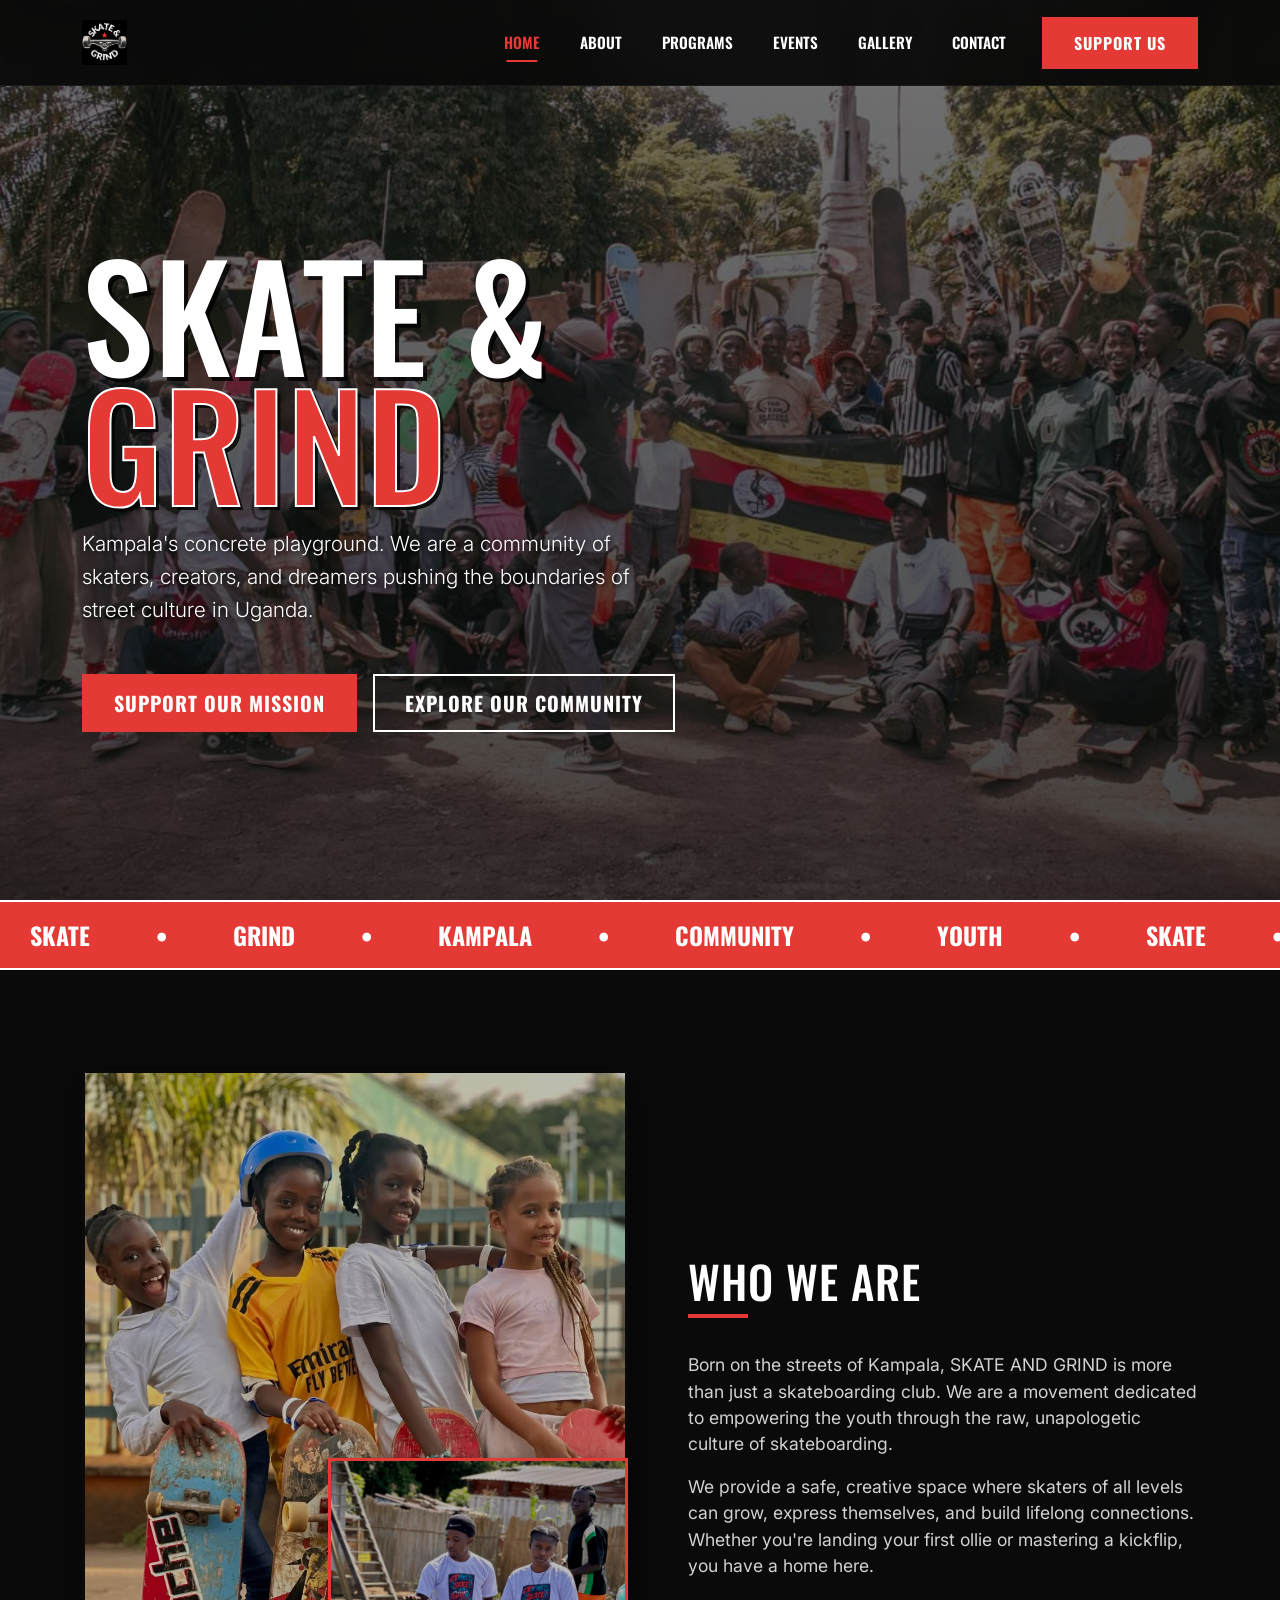
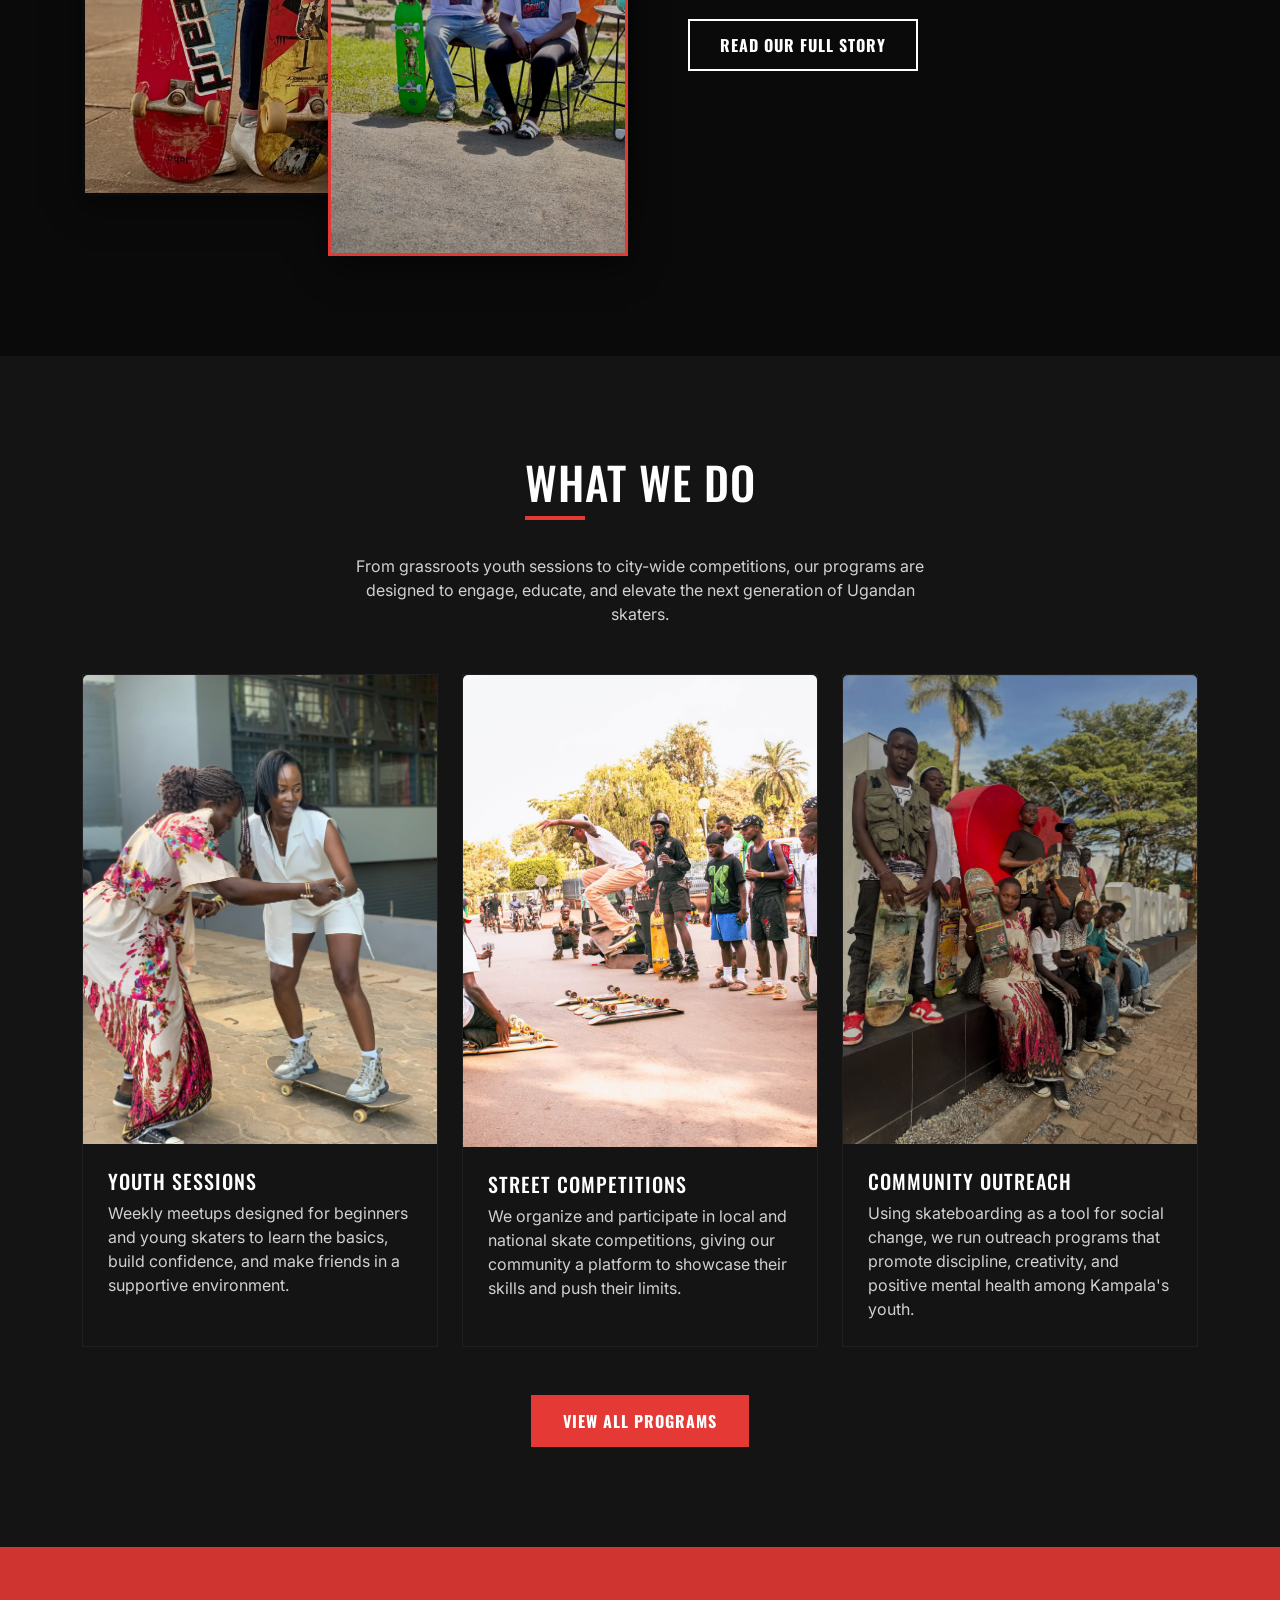
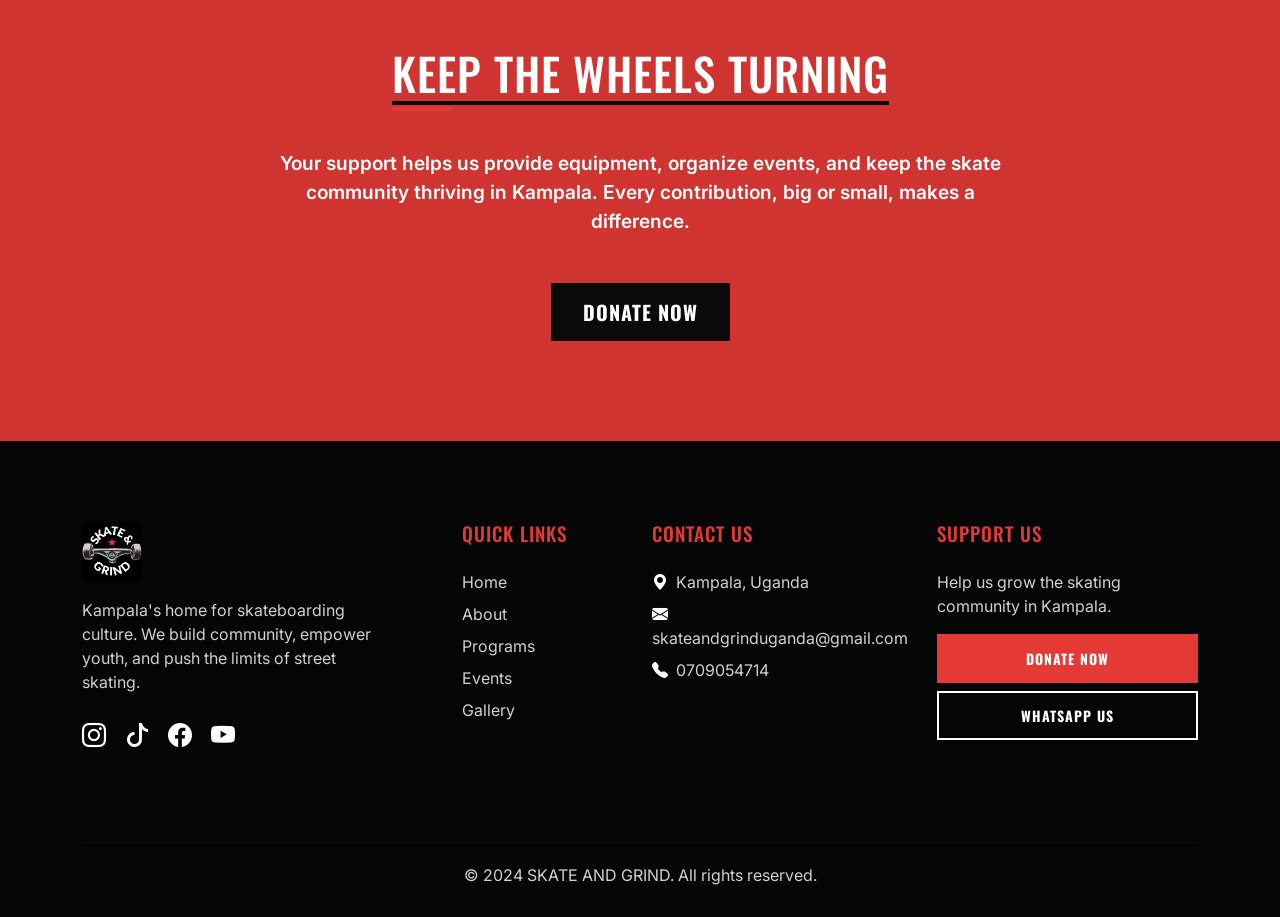
<file: index.html>
<!DOCTYPE html>
<html lang="en">
<head>
    <meta charset="UTF-8">
    <meta name="viewport" content="width=device-width, initial-scale=1.0">
    <title>SKATE AND GRIND | Kampala's Premier Skateboarding Community</title>
    <meta name="description" content="SKATE AND GRIND is a Kampala-based skating organisation empowering youth, building community, and pushing the limits of street skating in Uganda.">
    
    <!-- Favicon (Web Icon) -->
    <link rel="icon" type="image/png" href="images/logo.png">
    <link rel="apple-touch-icon" href="images/logo.png">
    
    <!-- Open Graph -->
    <meta property="og:title" content="SKATE AND GRIND | Kampala Skating Organisation">
    <meta property="og:description" content="Join Kampala's most vibrant skateboarding community. Explore our programs, events, and support the movement.">
    <meta property="og:type" content="website">
    
    <!-- Bootstrap 5 CSS -->
    <link href="https://cdn.jsdelivr.net/npm/bootstrap@5.3.0/dist/css/bootstrap.min.css" rel="stylesheet">
    <!-- Bootstrap Icons -->
    <link rel="stylesheet" href="https://cdn.jsdelivr.net/npm/bootstrap-icons@1.10.5/font/bootstrap-icons.css">
    <!-- Custom CSS -->
    <link rel="stylesheet" href="css/style.css">
</head>
<body>

    <!-- NAVIGATION BAR -->
    <nav class="navbar navbar-expand-lg fixed-top">
        <div class="container">
            <a class="navbar-brand" href="index.html">
                <img src="images/logo.png" alt="SKATE AND GRIND Logo">
            </a>
            <button class="navbar-toggler bg-light" type="button" data-bs-toggle="collapse" data-bs-target="#navbarNav">
                <span class="navbar-toggler-icon"></span>
            </button>
            <div class="collapse navbar-collapse" id="navbarNav">
                <ul class="navbar-nav ms-auto align-items-center">
                    <li class="nav-item"><a class="nav-link active" href="index.html">Home</a></li>
                    <li class="nav-item"><a class="nav-link" href="about.html">About</a></li>
                    <li class="nav-item"><a class="nav-link" href="programs.html">Programs</a></li>
                    <li class="nav-item"><a class="nav-link" href="events.html">Events</a></li>
                    <li class="nav-item"><a class="nav-link" href="gallery.html">Gallery</a></li>
                    <li class="nav-item"><a class="nav-link" href="contact.html">Contact</a></li>
                    <li class="nav-item ms-lg-3">
                        <a class="btn btn-skate" href="support.html">Support Us</a>
                    </li>
                </ul>
            </div>
        </div>
    </nav>

    <!-- HERO SECTION -->
    <section class="hero-section" id="home">
        <div class="container">
            <div class="row">
                <div class="col-lg-9">
                    <h1 class="hero-title text-white">SKATE &<br><span>GRIND</span></h1>
                    <p class="lead text-white mb-5" style="max-width: 600px; font-size: 1.3rem; line-height: 1.6;">
                        Kampala's concrete playground. We are a community of skaters, creators, and dreamers pushing the boundaries of street culture in Uganda.
                    </p>
                    <div class="d-flex flex-wrap gap-3">
                        <a href="support.html" class="btn btn-skate btn-lg">Support Our Mission</a>
                        <a href="about.html" class="btn btn-outline-skate btn-lg">Explore Our Community</a>
                    </div>
                </div>
            </div>
        </div>
    </section>

    <!-- MARQUEE TICKER -->
    <div class="marquee">
        <div class="marquee-content">
            <span>SKATE</span> <span>•</span> <span>GRIND</span> <span>•</span> <span>KAMPALA</span> <span>•</span> <span>COMMUNITY</span> <span>•</span> <span>YOUTH</span> <span>•</span> <span>SKATE</span> <span>•</span> <span>GRIND</span> <span>•</span> <span>KAMPALA</span> <span>•</span> <span>COMMUNITY</span> <span>•</span> <span>YOUTH</span> <span>•</span>
        </div>
    </div>

    <!-- ABOUT TEASER -->
    <section class="section-padding">
        <div class="container">
            <div class="row align-items-center">
                <div class="col-lg-6 mb-5 mb-lg-0 reveal-left">
                    <div class="img-collage">
                        <img src="images/g.jpg" alt="Skateboarder performing a trick" class="img-fluid w-100">
                        <img src="images/sis.jpg" alt="Skateboard community in Kampala" class="img-fluid img-2">
                    </div>
                </div>
                <div class="col-lg-6 ps-lg-5 mt-5 mt-lg-0 reveal-right">
                    <h2 class="section-title">Who We Are</h2>
                    <p class="text-muted mt-4" style="font-size: 1.1rem;">
                        Born on the streets of Kampala, SKATE AND GRIND is more than just a skateboarding club. We are a movement dedicated to empowering the youth through the raw, unapologetic culture of skateboarding.
                    </p>
                    <p class="text-muted" style="font-size: 1.1rem;">
                        We provide a safe, creative space where skaters of all levels can grow, express themselves, and build lifelong connections. Whether you're landing your first ollie or mastering a kickflip, you have a home here.
                    </p>
                    <a href="about.html" class="btn btn-outline-skate mt-4">Read Our Full Story</a>
                </div>
            </div>
        </div>
    </section>

    <!-- PROGRAMS TEASER -->
    <section class="section-padding" style="background-color: var(--secondary-black);">
        <div class="container">
            <div class="text-center mb-5 reveal">
                <h2 class="section-title d-inline-block">What We Do</h2>
                <p class="text-muted mt-4 mx-auto" style="max-width: 600px;">From grassroots youth sessions to city-wide competitions, our programs are designed to engage, educate, and elevate the next generation of Ugandan skaters.</p>
            </div>
            <div class="row g-4 stagger">
                <div class="col-md-4">
                    <div class="card skate-card">
                        <img src="images/16.jpg" class="card-img-top" alt="Youth Skate Sessions">
                        <div class="card-body">
                            <h5 class="card-title text-white">Youth Sessions</h5>
                            <p class="card-text text-muted">Weekly meetups designed for beginners and young skaters to learn the basics, build confidence, and make friends in a supportive environment.</p>
                        </div>
                    </div>
                </div>
                <div class="col-md-4">
                    <div class="card skate-card">
                        <img src="images/6.jpg" class="card-img-top" alt="Street Competitions">
                        <div class="card-body">
                            <h5 class="card-title text-white">Street Competitions</h5>
                            <p class="card-text text-muted">We organize and participate in local and national skate competitions, giving our community a platform to showcase their skills and push their limits.</p>
                        </div>
                    </div>
                </div>
                <div class="col-md-4">
                    <div class="card skate-card">
                        <img src="images/14.jpg" class="card-img-top" alt="Community Outreach">
                        <div class="card-body">
                            <h5 class="card-title text-white">Community Outreach</h5>
                            <p class="card-text text-muted">Using skateboarding as a tool for social change, we run outreach programs that promote discipline, creativity, and positive mental health among Kampala's youth.</p>
                        </div>
                    </div>
                </div>
            </div>
            <div class="text-center mt-5 reveal">
                <a href="programs.html" class="btn btn-skate">View All Programs</a>
            </div>
        </div>
    </section>

    <!-- SUPPORT CTA -->
    <section class="section-padding text-center position-relative" style="background: linear-gradient(rgba(229, 57, 53, 0.9), rgba(229, 57, 53, 0.9)), url('https://images.unsplash.com/photo-1564982752979-3f7bc974d29a?q=80&w=1920&auto=format&fit=crop') center/cover fixed no-repeat;">
        <div class="container position-relative">
            <div class="row justify-content-center">
                <div class="col-lg-8 reveal-zoom">
                    <h2 class="section-title d-inline-block text-white" style="border-bottom: 4px solid var(--primary-black);">Keep the Wheels Turning</h2>
                    <p class="text-white mt-4 mb-5" style="font-size: 1.2rem; font-weight: 600;">Your support helps us provide equipment, organize events, and keep the skate community thriving in Kampala. Every contribution, big or small, makes a difference.</p>
                    <a href="https://gofund.me/8bfc0080b" class="btn btn-skate btn-lg" style="background: var(--primary-black); border-color: var(--primary-black);" target="_blank" rel="noopener">Donate Now</a>
                </div>
            </div>
        </div>
    </section>

    <!-- FOOTER -->
    <footer>
        <div class="container">
            <div class="row">
                <div class="col-lg-4 mb-5">
                    <img src="images/logo.png" alt="SKATE AND GRIND Logo" style="max-height: 60px;" class="mb-3">
                    <p class="text-muted pe-lg-5">Kampala's home for skateboarding culture. We build community, empower youth, and push the limits of street skating.</p>
                    <div class="mt-4">
                        <a href="https://www.instagram.com/skateandgrind_" class="social-icon" aria-label="Instagram" target="_blank" rel="noopener"><i class="bi bi-instagram"></i></a>
                        <a href="https://www.tiktok.com/@skateandgrind" class="social-icon" aria-label="TikTok" target="_blank" rel="noopener"><i class="bi bi-tiktok"></i></a>
                        <a href="https://www.facebook.com/share/1GswXHmTnB/" class="social-icon" aria-label="Facebook" target="_blank" rel="noopener"><i class="bi bi-facebook"></i></a>
                         <a href="https://www.youtube.com/@skateandgrind-ug" class="social-icon" aria-label="YouTube" target="_blank"><i class="bi bi-youtube"></i></a> 
                    </div>
                </div>
                <div class="col-lg-2 col-md-4 mb-4">
                    <h5>Quick Links</h5>
                    <ul class="list-unstyled">
                        <li class="mb-2"><a href="index.html">Home</a></li>
                        <li class="mb-2"><a href="about.html">About</a></li>
                        <li class="mb-2"><a href="programs.html">Programs</a></li>
                        <li class="mb-2"><a href="events.html">Events</a></li>
                        <li class="mb-2"><a href="gallery.html">Gallery</a></li>
                    </ul>
                </div>
                <div class="col-lg-3 col-md-4 mb-4">
                    <h5>Contact Us</h5>
                    <ul class="list-unstyled text-muted">
                        <li class="mb-2"><i class="bi bi-geo-alt-fill me-2 text-white"></i>Kampala, Uganda</li>
                        <li class="mb-2"><i class="bi bi-envelope-fill me-2 text-white"></i>skateandgrinduganda@gmail.com</li>
                        <li class="mb-2"><i class="bi bi-telephone-fill me-2 text-white"></i>0709054714</li>
                    </ul>
                </div>
                <div class="col-lg-3 col-md-4 mb-4">
                    <h5>Support Us</h5>
                    <p class="text-muted">Help us grow the skating community in Kampala.</p>
                    <a href="https://gofund.me/8bfc0080b" class="btn btn-skate btn-sm w-100 mb-2" target="_blank" rel="noopener">Donate Now</a>
                    <a href="https://wa.me/256709054714" class="btn btn-outline-skate btn-sm w-100" target="_blank" rel="noopener">WhatsApp Us</a>
                </div>
            </div>
            <hr style="border-color: rgba(255,255,255,0.1); margin-top: 40px; margin-bottom: 20px;">
            <div class="text-center text-muted">
                <p class="mb-0">&copy; 2024 SKATE AND GRIND. All rights reserved.</p>
            </div>
        </div>
    </footer>

    <!-- BACK TO TOP BUTTON -->
    <button id="backToTop" aria-label="Back to top">
        <i class="bi bi-arrow-up"></i>
    </button>

    <!-- Bootstrap 5 JS Bundle -->
    <script src="https://cdn.jsdelivr.net/npm/bootstrap@5.3.0/dist/js/bootstrap.bundle.min.js"></script>
    <!-- Custom JS -->
    <script src="js/script.js"></script>
</body>
</html>
</file>
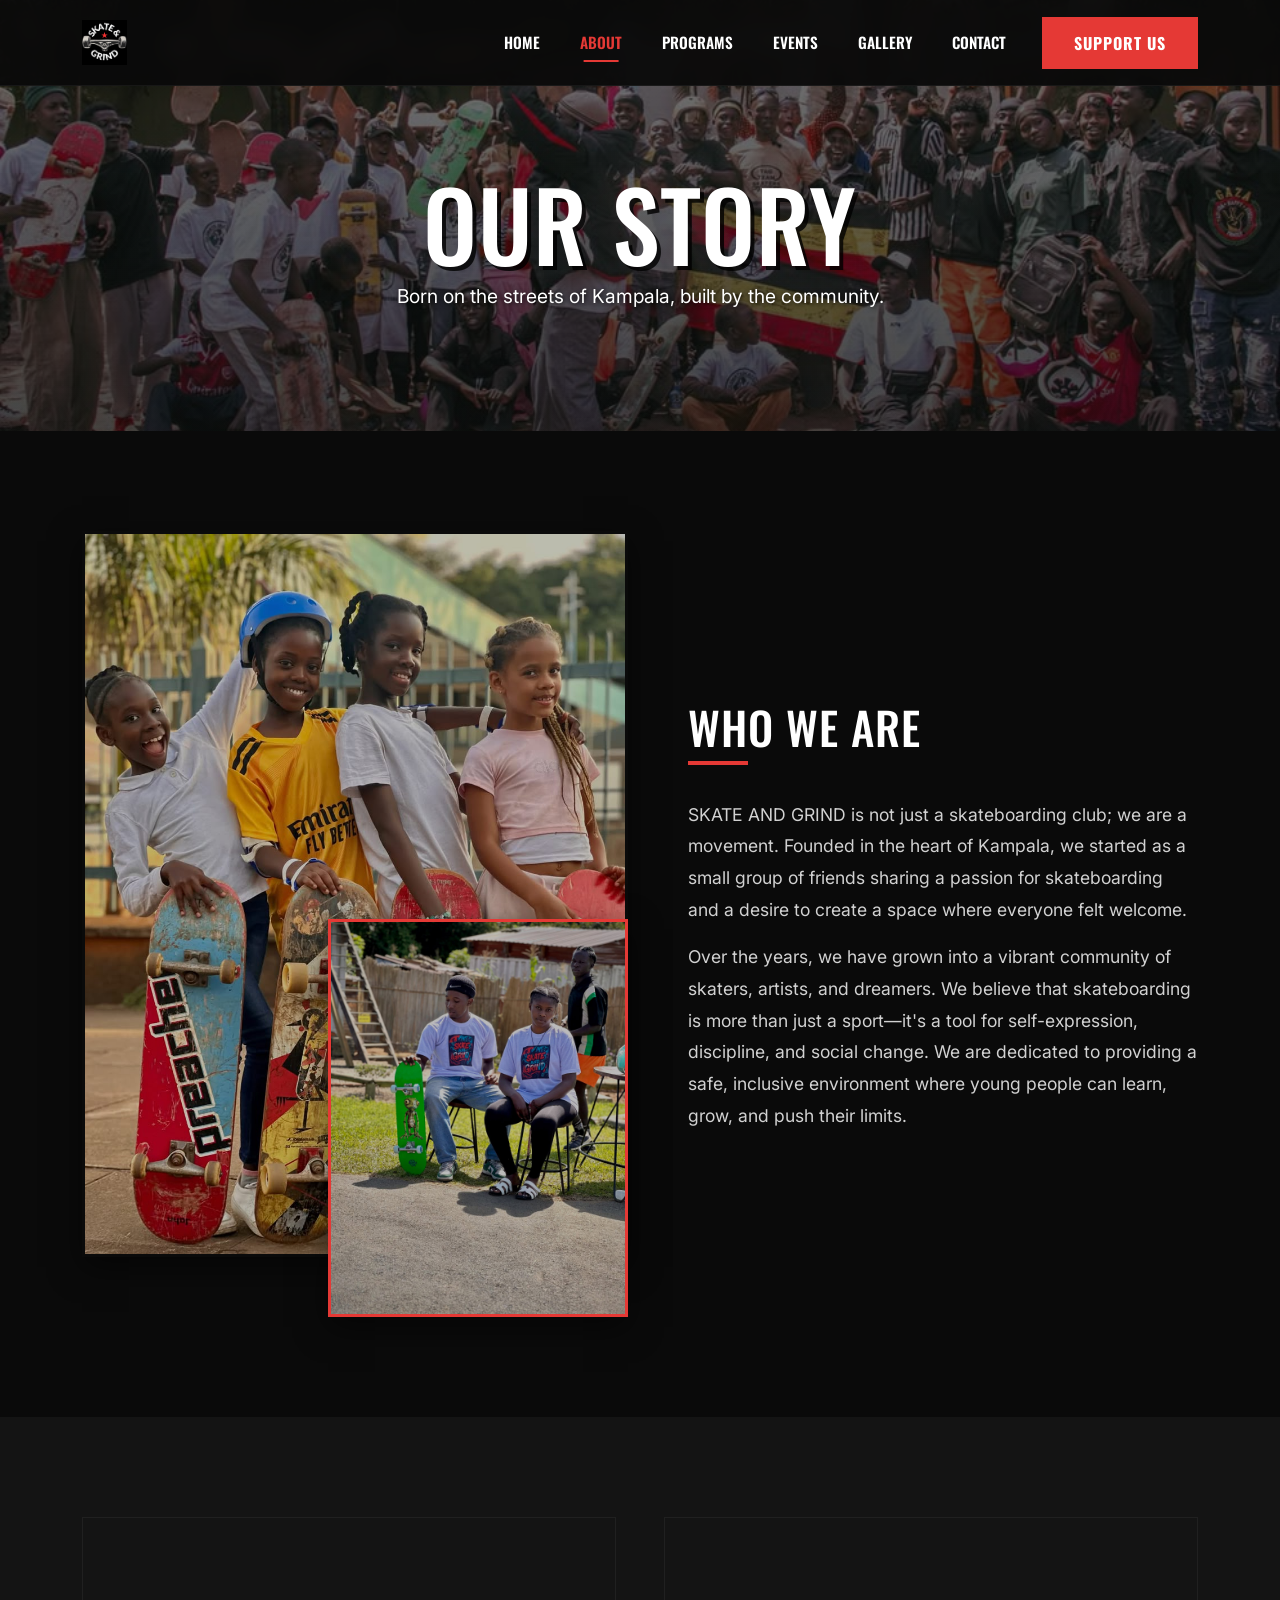
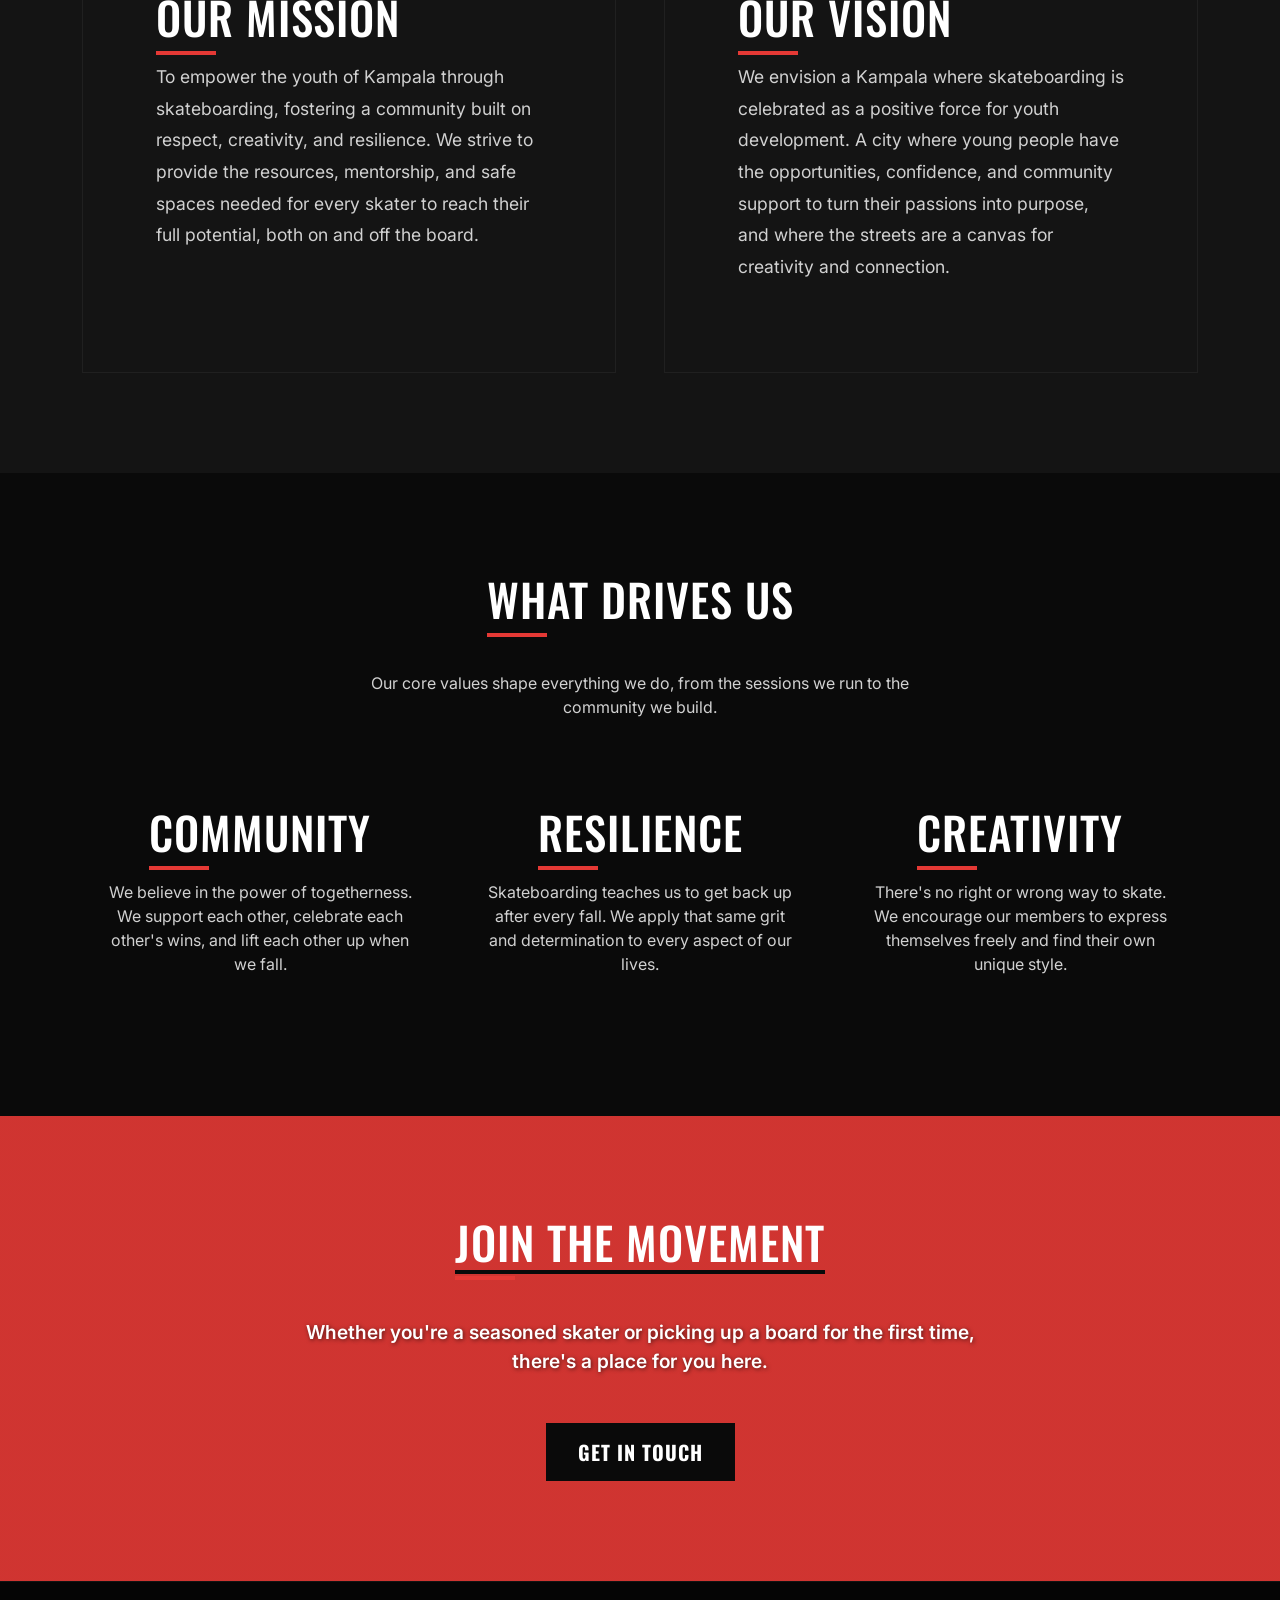
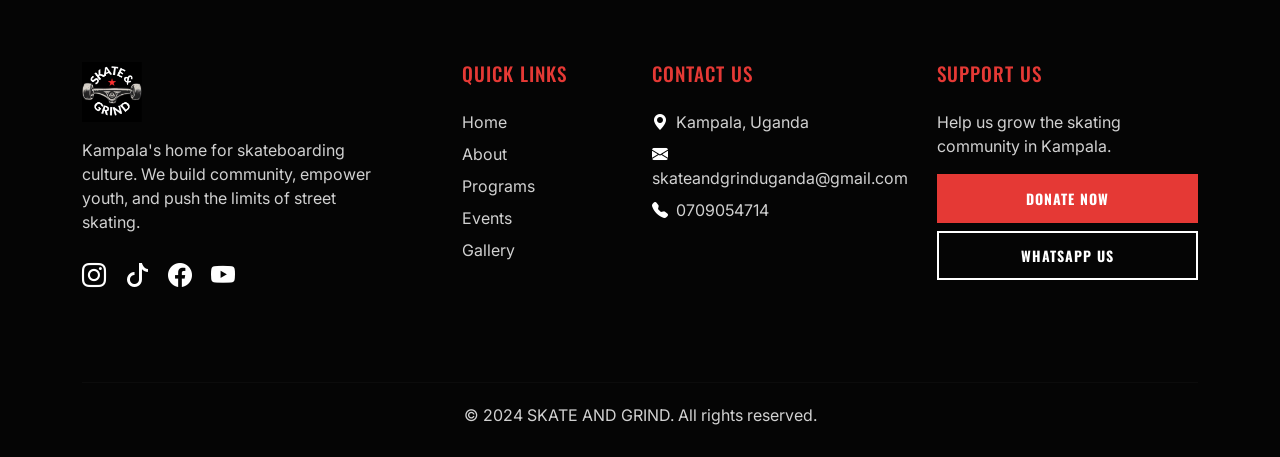
<file: about.html>
<!DOCTYPE html>
<html lang="en">
<head>
    <meta charset="UTF-8">
    <meta name="viewport" content="width=device-width, initial-scale=1.0">
    <title>About Us | SKATE AND GRIND</title>
    <meta name="description" content="Learn about SKATE AND GRIND, Kampala's premier skateboarding organisation. Discover our story, mission, vision, and our commitment to empowering youth.">
    
    <!-- Favicon (Web Icon) -->
    <link rel="icon" type="image/png" href="images/logo.png">
    <link rel="apple-touch-icon" href="images/logo.png">
    
    <!-- Bootstrap 5 CSS -->
    <link href="https://cdn.jsdelivr.net/npm/bootstrap@5.3.0/dist/css/bootstrap.min.css" rel="stylesheet">
    <!-- Bootstrap Icons -->
    <link rel="stylesheet" href="https://cdn.jsdelivr.net/npm/bootstrap-icons@1.10.5/font/bootstrap-icons.css">
    <!-- Custom CSS -->
    <link rel="stylesheet" href="css/style.css">
</head>
<body>

    <!-- NAVIGATION BAR -->
    <nav class="navbar navbar-expand-lg fixed-top">
        <div class="container">
            <a class="navbar-brand" href="index.html">
                <img src="images/logo.png" alt="SKATE AND GRIND Logo">
            </a>
            <button class="navbar-toggler bg-light" type="button" data-bs-toggle="collapse" data-bs-target="#navbarNav">
                <span class="navbar-toggler-icon"></span>
            </button>
            <div class="collapse navbar-collapse" id="navbarNav">
                <ul class="navbar-nav ms-auto align-items-center">
                    <li class="nav-item"><a class="nav-link" href="index.html">Home</a></li>
                    <li class="nav-item"><a class="nav-link active" href="about.html">About</a></li>
                    <li class="nav-item"><a class="nav-link" href="programs.html">Programs</a></li>
                    <li class="nav-item"><a class="nav-link" href="events.html">Events</a></li>
                    <li class="nav-item"><a class="nav-link" href="gallery.html">Gallery</a></li>
                    <li class="nav-item"><a class="nav-link" href="contact.html">Contact</a></li>
                    <li class="nav-item ms-lg-3">
                        <a class="btn btn-skate" href="support.html">Support Us</a>
                    </li>
                </ul>
            </div>
        </div>
    </nav>

    <!-- PAGE HEADER -->
    <section class="section-padding" style="padding-top: 180px; padding-bottom: 120px; background: linear-gradient(rgba(10, 10, 10, 0.55), rgba(10, 10, 10, 0.75)), url('images/hero-bg.jpg') center/cover no-repeat;">
        <div class="container text-center">
            <h1 class="hero-title" style="font-size: clamp(3rem, 8vw, 6rem); margin-bottom: 0;">Our Story</h1>
            <p class="text-white mt-3" style="font-size: 1.2rem; max-width: 700px; margin: 0 auto; text-shadow: 1px 1px 5px rgba(0,0,0,0.9);">Born on the streets of Kampala, built by the community.</p>
        </div>
    </section>

    <!-- STORY SECTION -->
    <section class="section-padding">
        <div class="container">
            <div class="row align-items-center">
                <div class="col-lg-6 mb-5 mb-lg-0 reveal-left">
                    <div class="img-collage">
                        <img src="images/g.jpg" alt="Skateboarder performing a trick in Kampala" class="img-fluid w-100">
                        <img src="images/sis.jpg" alt="Group of skaters hanging out" class="img-fluid img-2">
                    </div>
                </div>
                <div class="col-lg-6 ps-lg-5 mt-5 mt-lg-0 reveal-right">
                    <h2 class="section-title">Who We Are</h2>
                    <p class="text-muted mt-4" style="font-size: 1.1rem; line-height: 1.8;">
                        SKATE AND GRIND is not just a skateboarding club; we are a movement. Founded in the heart of Kampala, we started as a small group of friends sharing a passion for skateboarding and a desire to create a space where everyone felt welcome. 
                    </p>
                    <p class="text-muted" style="font-size: 1.1rem; line-height: 1.8;">
                        Over the years, we have grown into a vibrant community of skaters, artists, and dreamers. We believe that skateboarding is more than just a sport—it's a tool for self-expression, discipline, and social change. We are dedicated to providing a safe, inclusive environment where young people can learn, grow, and push their limits.
                    </p>
                </div>
            </div>
        </div>
    </section>

    <!-- MISSION & VISION -->
    <section class="section-padding" style="background-color: var(--secondary-black);">
        <div class="container">
            <div class="row g-5 stagger">
                <div class="col-md-6">
                    <div class="card skate-card h-100 p-4 p-lg-5">
                        <div class="card-body">
                            <h3 class="text-white mb-3 section-title d-inline-block">Our Mission</h3>
                            <p class="text-muted" style="font-size: 1.1rem; line-height: 1.8;">
                                To empower the youth of Kampala through skateboarding, fostering a community built on respect, creativity, and resilience. We strive to provide the resources, mentorship, and safe spaces needed for every skater to reach their full potential, both on and off the board.
                            </p>
                        </div>
                    </div>
                </div>
                <div class="col-md-6">
                    <div class="card skate-card h-100 p-4 p-lg-5">
                        <div class="card-body">
                            <h3 class="text-white mb-3 section-title d-inline-block">Our Vision</h3>
                            <p class="text-muted" style="font-size: 1.1rem; line-height: 1.8;">
                                We envision a Kampala where skateboarding is celebrated as a positive force for youth development. A city where young people have the opportunities, confidence, and community support to turn their passions into purpose, and where the streets are a canvas for creativity and connection.
                            </p>
                        </div>
                    </div>
                </div>
            </div>
        </div>
    </section>

    <!-- VALUES SECTION -->
    <section class="section-padding">
        <div class="container">
            <div class="text-center mb-5 reveal">
                <h2 class="section-title d-inline-block">What Drives Us</h2>
                <p class="text-muted mt-4 mx-auto" style="max-width: 600px;">Our core values shape everything we do, from the sessions we run to the community we build.</p>
            </div>
            <div class="row g-4 stagger">
                <div class="col-md-4 text-center">
                    <div class="p-4">
                        <h4 class="mt-3 text-white section-title d-inline-block">Community</h4>
                        <p class="text-muted">We believe in the power of togetherness. We support each other, celebrate each other's wins, and lift each other up when we fall.</p>
                    </div>
                </div>
                <div class="col-md-4 text-center">
                    <div class="p-4">
                        <h4 class="mt-3 text-white section-title d-inline-block">Resilience</h4>
                        <p class="text-muted">Skateboarding teaches us to get back up after every fall. We apply that same grit and determination to every aspect of our lives.</p>
                    </div>
                </div>
                <div class="col-md-4 text-center">
                    <div class="p-4">
                        <h4 class="mt-3 text-white section-title d-inline-block">Creativity</h4>
                        <p class="text-muted">There's no right or wrong way to skate. We encourage our members to express themselves freely and find their own unique style.</p>
                    </div>
                </div>
            </div>
        </div>
    </section>

    <!-- CALL TO ACTION -->
    <section class="section-padding text-center" style="background: linear-gradient(rgba(229, 57, 53, 0.9), rgba(229, 57, 53, 0.9)), url('https://images.unsplash.com/photo-1564982752979-3f7bc974d29a?q=80&w=1920&auto=format&fit=crop') center/cover fixed no-repeat;">
        <div class="container position-relative">
            <div class="row justify-content-center">
                <div class="col-lg-8 reveal-zoom">
                    <h2 class="section-title d-inline-block text-white" style="border-bottom: 4px solid var(--primary-black);">Join the Movement</h2>
                    <p class="text-white mt-4 mb-5" style="font-size: 1.2rem; font-weight: 600; text-shadow: 1px 1px 4px rgba(0,0,0,0.6);">Whether you're a seasoned skater or picking up a board for the first time, there's a place for you here.</p>
                    <a href="contact.html" class="btn btn-skate btn-lg" style="background: var(--primary-black); border-color: var(--primary-black);">Get in Touch</a>
                </div>
            </div>
        </div>
    </section>

    <!-- FOOTER -->
    <footer>
        <div class="container">
            <div class="row">
                <div class="col-lg-4 mb-5">
                    <img src="images/logo.png" alt="SKATE AND GRIND Logo" style="max-height: 60px;" class="mb-3">
                    <p class="text-muted pe-lg-5">Kampala's home for skateboarding culture. We build community, empower youth, and push the limits of street skating.</p>
                    <div class="mt-4">
                        <a href="https://www.instagram.com/skateandgrind_" class="social-icon" aria-label="Instagram" target="_blank" rel="noopener"><i class="bi bi-instagram"></i></a>
                        <a href="https://www.tiktok.com/@skateandgrind" class="social-icon" aria-label="TikTok" target="_blank" rel="noopener"><i class="bi bi-tiktok"></i></a>
                        <a href="https://www.facebook.com/share/1GswXHmTnB/" class="social-icon" aria-label="Facebook" target="_blank" rel="noopener"><i class="bi bi-facebook"></i></a>
                         <a href="https://www.youtube.com/@skateandgrind-ug" class="social-icon" aria-label="YouTube" target="_blank"><i class="bi bi-youtube"></i></a> 
                    </div>
                </div>
                <div class="col-lg-2 col-md-4 mb-4">
                    <h5>Quick Links</h5>
                    <ul class="list-unstyled">
                        <li class="mb-2"><a href="index.html">Home</a></li>
                        <li class="mb-2"><a href="about.html">About</a></li>
                        <li class="mb-2"><a href="programs.html">Programs</a></li>
                        <li class="mb-2"><a href="events.html">Events</a></li>
                        <li class="mb-2"><a href="gallery.html">Gallery</a></li>
                    </ul>
                </div>
                <div class="col-lg-3 col-md-4 mb-4">
                    <h5>Contact Us</h5>
                    <ul class="list-unstyled text-muted">
                        <li class="mb-2"><i class="bi bi-geo-alt-fill me-2 text-white"></i>Kampala, Uganda</li>
                        <li class="mb-2"><i class="bi bi-envelope-fill me-2 text-white"></i>skateandgrinduganda@gmail.com</li>
                        <li class="mb-2"><i class="bi bi-telephone-fill me-2 text-white"></i>0709054714</li>
                    </ul>
                </div>
                <div class="col-lg-3 col-md-4 mb-4">
                    <h5>Support Us</h5>
                    <p class="text-muted">Help us grow the skating community in Kampala.</p>
                    <a href="https://gofund.me/8bfc0080b" class="btn btn-skate btn-sm w-100 mb-2" target="_blank" rel="noopener">Donate Now</a>
                    <a href="https://wa.me/256709054714" class="btn btn-outline-skate btn-sm w-100" target="_blank" rel="noopener">WhatsApp Us</a>
                </div>
            </div>
            <hr style="border-color: rgba(255,255,255,0.1); margin-top: 40px; margin-bottom: 20px;">
            <div class="text-center text-muted">
                <p class="mb-0">&copy; 2024 SKATE AND GRIND. All rights reserved.</p>
            </div>
        </div>
    </footer>

    <!-- BACK TO TOP BUTTON -->
    <button id="backToTop" aria-label="Back to top">
        <i class="bi bi-arrow-up"></i>
    </button>

    <!-- Bootstrap 5 JS Bundle -->
    <script src="https://cdn.jsdelivr.net/npm/bootstrap@5.3.0/dist/js/bootstrap.bundle.min.js"></script>
    <!-- Custom JS -->
    <script src="js/script.js"></script>
</body>
</html>
</file>
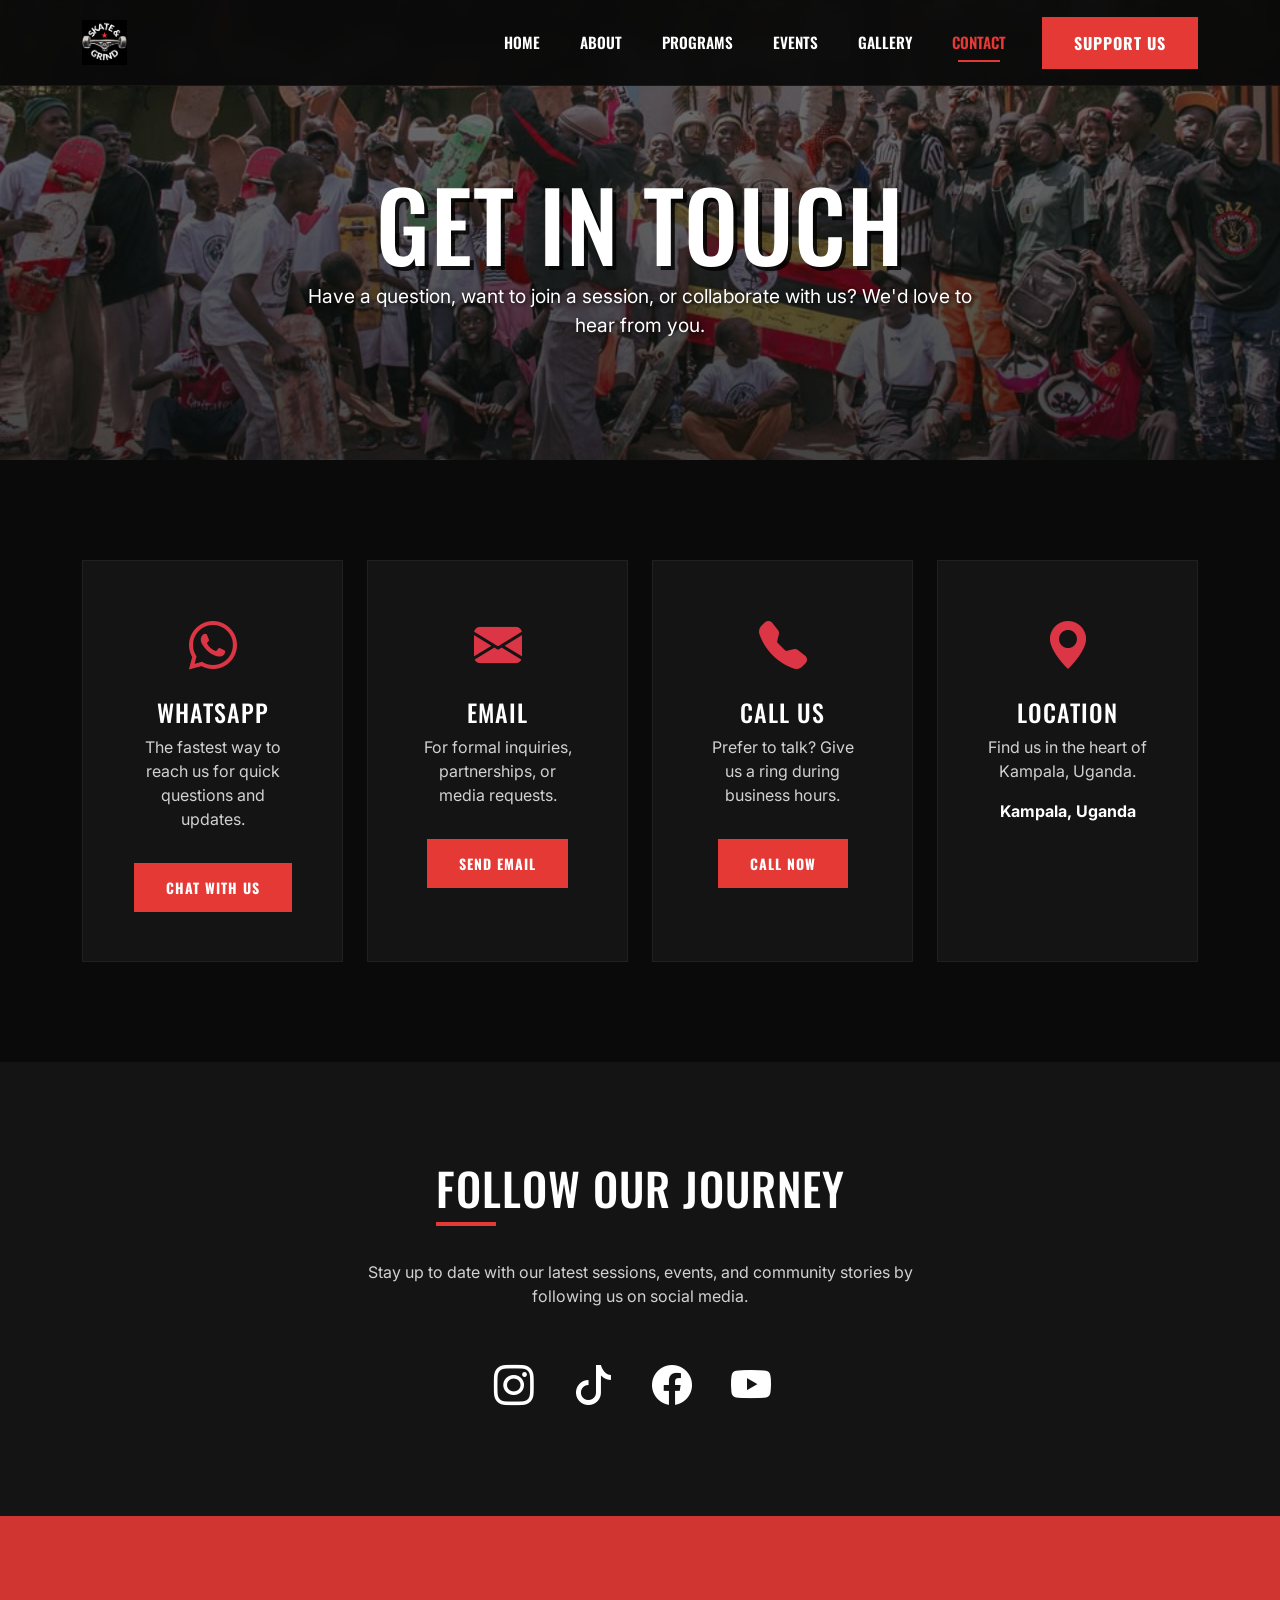
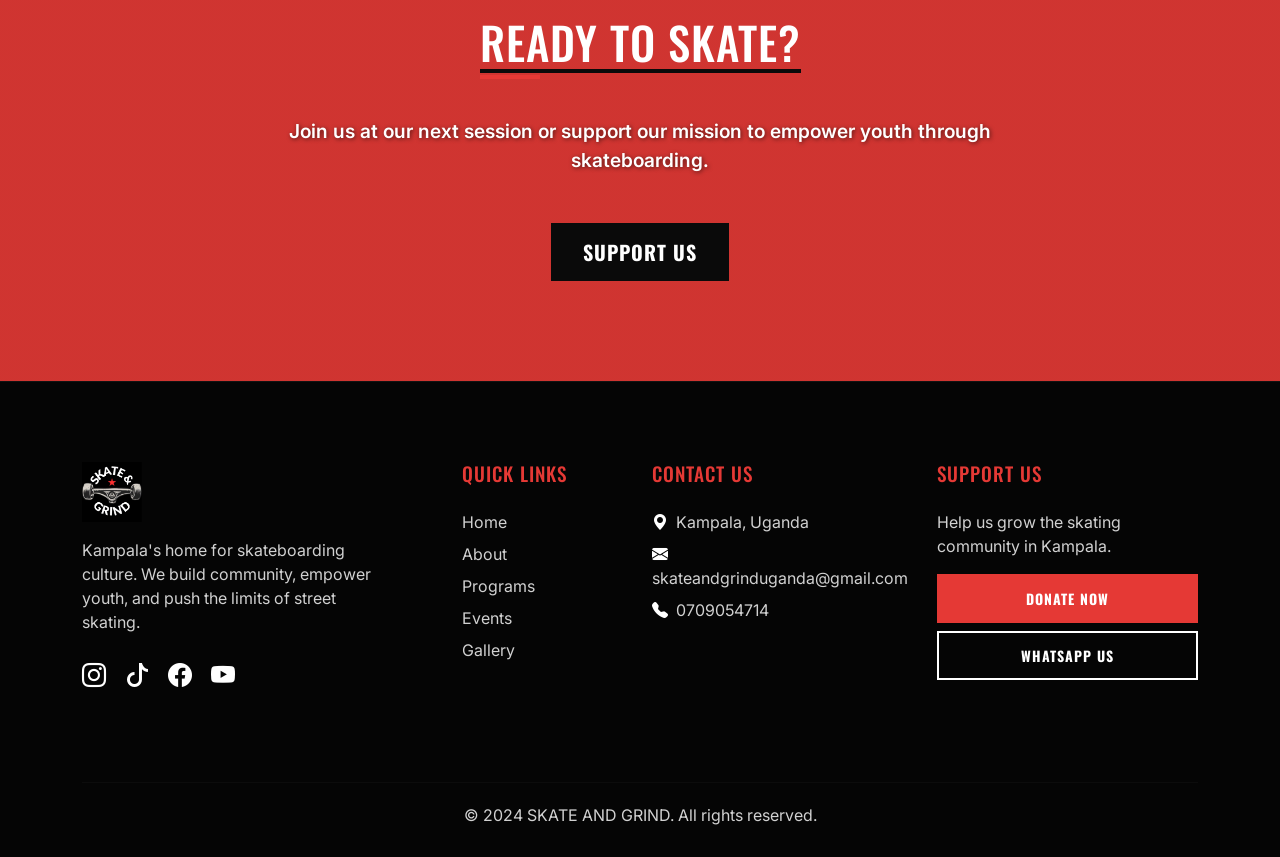
<file: contact.html>
<!DOCTYPE html>
<html lang="en">
<head>
    <meta charset="UTF-8">
    <meta name="viewport" content="width=device-width, initial-scale=1.0">
    <title>Contact Us | SKATE AND GRIND</title>
    <meta name="description" content="Get in touch with SKATE AND GRIND in Kampala. Reach us via phone, email, WhatsApp, or follow our social media channels.">
    
    <!-- Favicon (Web Icon) -->
    <link rel="icon" type="image/png" href="images/logo.png">
    <link rel="apple-touch-icon" href="images/logo.png">
    
    <!-- Bootstrap 5 CSS -->
    <link href="https://cdn.jsdelivr.net/npm/bootstrap@5.3.0/dist/css/bootstrap.min.css" rel="stylesheet">
    <!-- Bootstrap Icons -->
    <link rel="stylesheet" href="https://cdn.jsdelivr.net/npm/bootstrap-icons@1.10.5/font/bootstrap-icons.css">
    <!-- Custom CSS -->
    <link rel="stylesheet" href="css/style.css">
</head>
<body>

    <!-- NAVIGATION BAR -->
    <nav class="navbar navbar-expand-lg fixed-top">
        <div class="container">
            <a class="navbar-brand" href="index.html">
                <img src="images/logo.png" alt="SKATE AND GRIND Logo">
            </a>
            <button class="navbar-toggler bg-light" type="button" data-bs-toggle="collapse" data-bs-target="#navbarNav">
                <span class="navbar-toggler-icon"></span>
            </button>
            <div class="collapse navbar-collapse" id="navbarNav">
                <ul class="navbar-nav ms-auto align-items-center">
                    <li class="nav-item"><a class="nav-link" href="index.html">Home</a></li>
                    <li class="nav-item"><a class="nav-link" href="about.html">About</a></li>
                    <li class="nav-item"><a class="nav-link" href="programs.html">Programs</a></li>
                    <li class="nav-item"><a class="nav-link" href="events.html">Events</a></li>
                    <li class="nav-item"><a class="nav-link" href="gallery.html">Gallery</a></li>
                    <li class="nav-item"><a class="nav-link active" href="contact.html">Contact</a></li>
                    <li class="nav-item ms-lg-3">
                        <a class="btn btn-skate" href="support.html">Support Us</a>
                    </li>
                </ul>
            </div>
        </div>
    </nav>

    <!-- PAGE HEADER -->
    <section class="section-padding" style="padding-top: 180px; padding-bottom: 120px; background: linear-gradient(rgba(10, 10, 10, 0.55), rgba(10, 10, 10, 0.75)), url('images/hero-bg.jpg') center/cover no-repeat;">
        <div class="container text-center">
            <h1 class="hero-title" style="font-size: clamp(3rem, 8vw, 6rem); margin-bottom: 0;">Get in Touch</h1>
            <p class="text-white mt-3" style="font-size: 1.2rem; max-width: 700px; margin: 0 auto; text-shadow: 1px 1px 5px rgba(0,0,0,0.9);">Have a question, want to join a session, or collaborate with us? We'd love to hear from you.</p>
        </div>
    </section>

    <!-- CONTACT OPTIONS -->
    <section class="section-padding">
        <div class="container">
            <div class="row g-4 justify-content-center stagger">
                
                <!-- WhatsApp -->
                <div class="col-md-6 col-lg-3">
                    <div class="card skate-card h-100 text-center p-4">
                        <div class="card-body">
                            <i class="bi bi-whatsapp text-danger" style="font-size: 3rem;"></i>
                            <h4 class="mt-3 text-white">WhatsApp</h4>
                            <p class="text-muted">The fastest way to reach us for quick questions and updates.</p>
                            <a href="https://wa.me/256709054714" class="btn btn-skate btn-sm mt-3" target="_blank" rel="noopener">Chat With Us</a>
                        </div>
                    </div>
                </div>

                <!-- Email -->
                <div class="col-md-6 col-lg-3">
                    <div class="card skate-card h-100 text-center p-4">
                        <div class="card-body">
                            <i class="bi bi-envelope-fill text-danger" style="font-size: 3rem;"></i>
                            <h4 class="mt-3 text-white">Email</h4>
                            <p class="text-muted">For formal inquiries, partnerships, or media requests.</p>
                            <a href="mailto: skateandgrinduganda@gmail.com" class="btn btn-skate btn-sm mt-3" target="_blank" rel="noopener">Send Email</a>
                        </div>
                    </div>
                </div>

                <!-- Phone -->
                <div class="col-md-6 col-lg-3">
                    <div class="card skate-card h-100 text-center p-4">
                        <div class="card-body">
                            <i class="bi bi-telephone-fill text-danger" style="font-size: 3rem;"></i>
                            <h4 class="mt-3 text-white">Call Us</h4>
                            <p class="text-muted">Prefer to talk? Give us a ring during business hours.</p>
                            <a href="tel:0709054714" class="btn btn-skate btn-sm mt-3" target="_blank" rel="noopener">Call Now</a>
                        </div>
                    </div>
                </div>

                <!-- Location -->
                <div class="col-md-6 col-lg-3">
                    <div class="card skate-card h-100 text-center p-4">
                        <div class="card-body">
                            <i class="bi bi-geo-alt-fill text-danger" style="font-size: 3rem;"></i>
                            <h4 class="mt-3 text-white">Location</h4>
                            <p class="text-muted">Find us in the heart of Kampala, Uganda.</p>
                            <p class="text-white fw-bold mb-0 mt-3">Kampala, Uganda</p>
                        </div>
                    </div>
                </div>

            </div>
        </div>
    </section>

    <!-- SOCIAL MEDIA SECTION -->
    <section class="section-padding" style="background-color: var(--secondary-black);">
        <div class="container text-center reveal">
            <h2 class="section-title d-inline-block">Follow Our Journey</h2>
            <p class="text-muted mt-4 mx-auto mb-5" style="max-width: 600px;">Stay up to date with our latest sessions, events, and community stories by following us on social media.</p>
            
            <div class="d-flex justify-content-center flex-wrap gap-4">
                <a href="https://www.instagram.com/skateandgrind_" class="social-icon" style="font-size: 2.5rem;" aria-label="Instagram"><i class="bi bi-instagram"></i></a>
                <a href="https://www.tiktok.com/@skateandgrind" class="social-icon" style="font-size: 2.5rem;" aria-label="TikTok"><i class="bi bi-tiktok"></i></a>
                <a href="https://www.facebook.com/share/1GswXHmTnB/" class="social-icon" style="font-size: 2.5rem;" aria-label="Facebook"><i class="bi bi-facebook"></i></a>
                <a href="https://www.youtube.com/@skateandgrind-ug" class="social-icon" style="font-size: 2.5rem;" aria-label="YouTube" target="_blank"><i class="bi bi-youtube"></i></a>
            </div>
        </div>
    </section>

    <!-- CALL TO ACTION -->
    <section class="section-padding text-center" style="background: linear-gradient(rgba(229, 57, 53, 0.9), rgba(229, 57, 53, 0.9)), url('https://images.unsplash.com/photo-1564982752979-3f7bc974d29a?q=80&w=1920&auto=format&fit=crop') center/cover fixed no-repeat;">
        <div class="container position-relative">
            <div class="row justify-content-center">
                <div class="col-lg-8 reveal-zoom">
                    <h2 class="section-title d-inline-block text-white" style="border-bottom: 4px solid var(--primary-black);">Ready to Skate?</h2>
                    <p class="text-white mt-4 mb-5" style="font-size: 1.2rem; font-weight: 600; text-shadow: 1px 1px 4px rgba(0,0,0,0.6);">Join us at our next session or support our mission to empower youth through skateboarding.</p>
                    <a href="support.html" class="btn btn-skate btn-lg" style="background: var(--primary-black); border-color: var(--primary-black);">Support Us</a>
                </div>
            </div>
        </div>
    </section>

    <!-- FOOTER -->
    <footer>
        <div class="container">
            <div class="row">
                <div class="col-lg-4 mb-5">
                    <img src="images/logo.png" alt="SKATE AND GRIND Logo" style="max-height: 60px;" class="mb-3">
                    <p class="text-muted pe-lg-5">Kampala's home for skateboarding culture. We build community, empower youth, and push the limits of street skating.</p>
                    <div class="mt-4">
                        <a href="https://www.instagram.com/skateandgrind_" class="social-icon" aria-label="Instagram" target="_blank" rel="noopener"><i class="bi bi-instagram"></i></a>
                        <a href="https://www.tiktok.com/@skateandgrind" class="social-icon" aria-label="TikTok" target="_blank" rel="noopener"><i class="bi bi-tiktok"></i></a>
                        <a href="https://www.facebook.com/share/1GswXHmTnB/" class="social-icon" aria-label="Facebook" target="_blank" rel="noopener"><i class="bi bi-facebook"></i></a>
                         <a href="https://www.youtube.com/@skateandgrind-ug" class="social-icon" aria-label="YouTube" target="_blank" rel="noopener"><i class="bi bi-youtube"></i></a> 
                    </div>
                </div>
                <div class="col-lg-2 col-md-4 mb-4">
                    <h5>Quick Links</h5>
                    <ul class="list-unstyled">
                        <li class="mb-2"><a href="index.html">Home</a></li>
                        <li class="mb-2"><a href="about.html">About</a></li>
                        <li class="mb-2"><a href="programs.html">Programs</a></li>
                        <li class="mb-2"><a href="events.html">Events</a></li>
                        <li class="mb-2"><a href="gallery.html">Gallery</a></li>
                    </ul>
                </div>
                <div class="col-lg-3 col-md-4 mb-4">
                    <h5>Contact Us</h5>
                    <ul class="list-unstyled text-muted">
                        <li class="mb-2"><i class="bi bi-geo-alt-fill me-2 text-white"></i>Kampala, Uganda</li>
                        <li class="mb-2"><i class="bi bi-envelope-fill me-2 text-white"></i>skateandgrinduganda@gmail.com</li>
                        <li class="mb-2"><i class="bi bi-telephone-fill me-2 text-white"></i>0709054714</li>
                    </ul>
                </div>
                <div class="col-lg-3 col-md-4 mb-4">
                    <h5>Support Us</h5>
                    <p class="text-muted">Help us grow the skating community in Kampala.</p>
                    <a href="https://gofund.me/8bfc0080b" class="btn btn-skate btn-sm w-100 mb-2" target="_blank" rel="noopener">Donate Now</a>
                    <a href="https://wa.me/256709054714" class="btn btn-outline-skate btn-sm w-100" target="_blank" rel="noopener">WhatsApp Us</a>
                </div>
            </div>
            <hr style="border-color: rgba(255,255,255,0.1); margin-top: 40px; margin-bottom: 20px;">
            <div class="text-center text-muted">
                <p class="mb-0">&copy; 2024 SKATE AND GRIND. All rights reserved.</p>
            </div>
        </div>
    </footer>

    <!-- BACK TO TOP BUTTON -->
    <button id="backToTop" aria-label="Back to top">
        <i class="bi bi-arrow-up"></i>
    </button>

    <!-- Bootstrap 5 JS Bundle -->
    <script src="https://cdn.jsdelivr.net/npm/bootstrap@5.3.0/dist/js/bootstrap.bundle.min.js"></script>
    <!-- Custom JS -->
    <script src="js/script.js"></script>
</body>
</html>
</file>
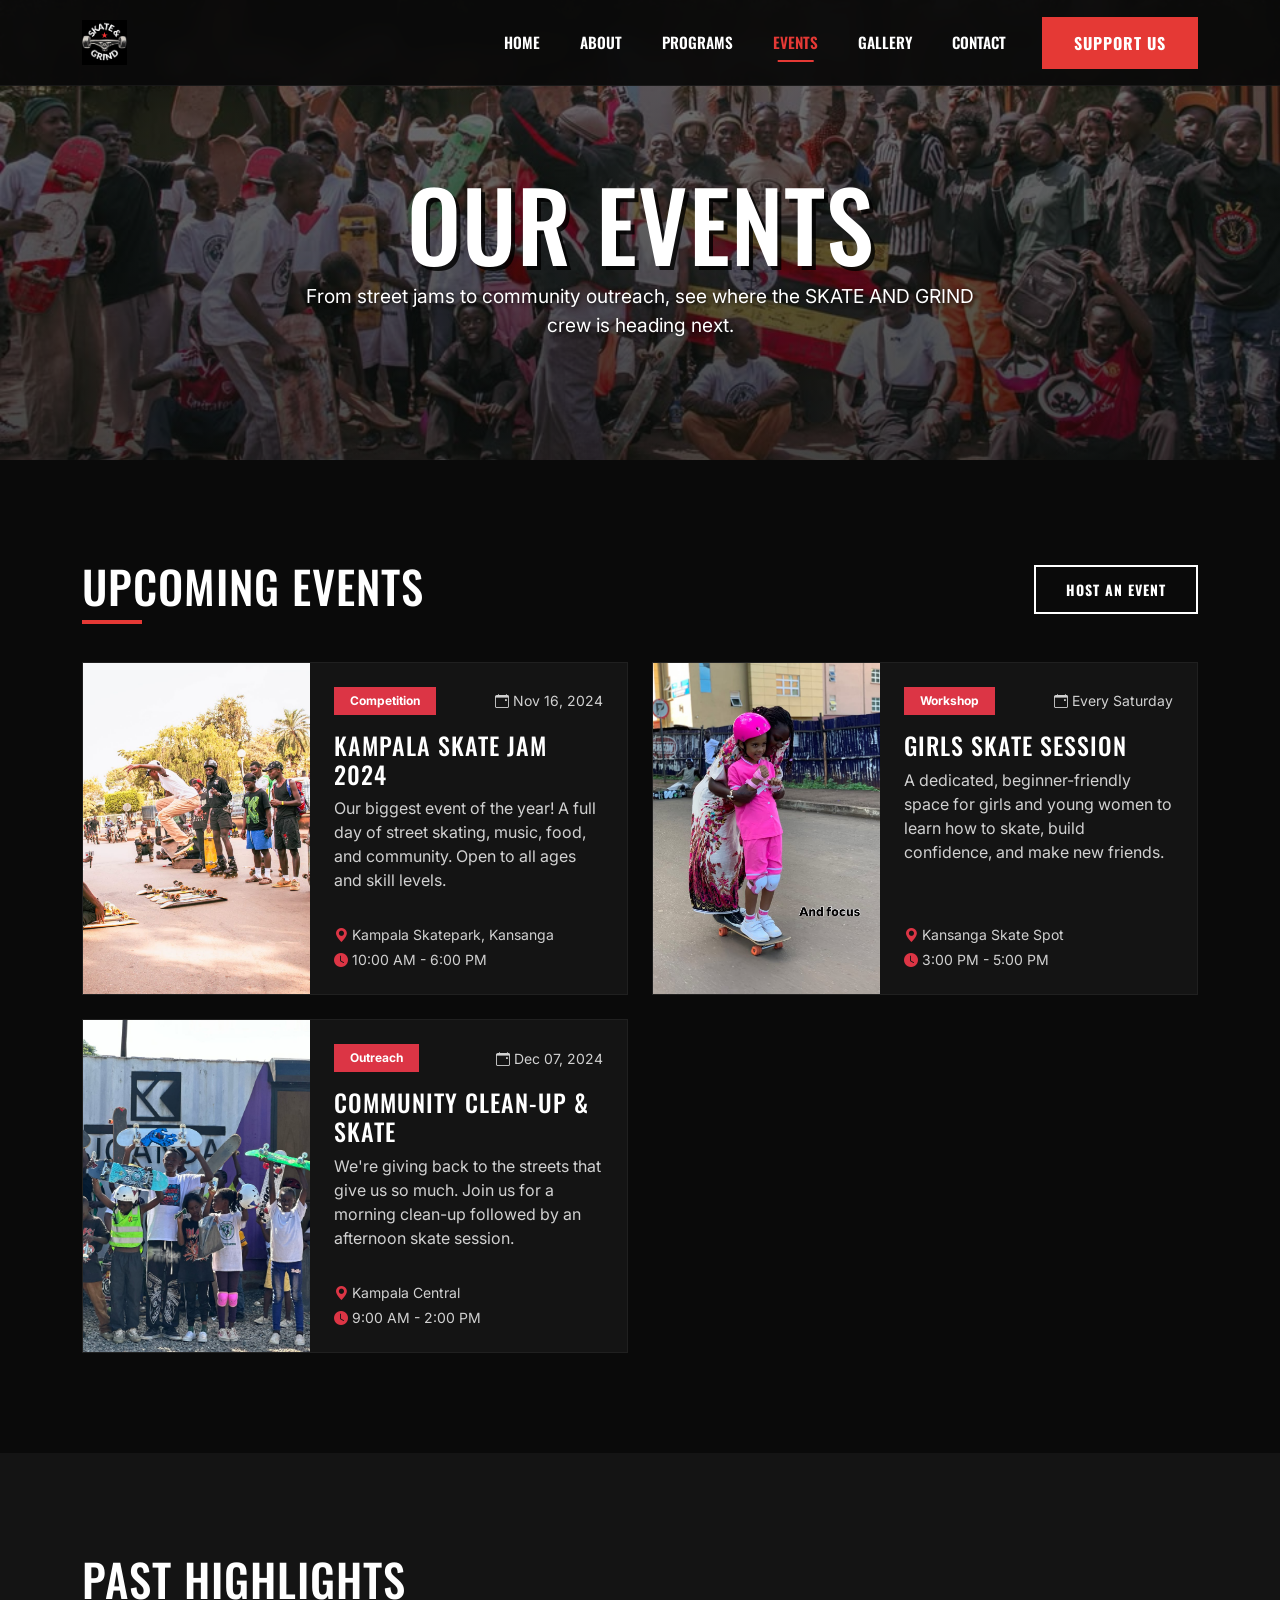
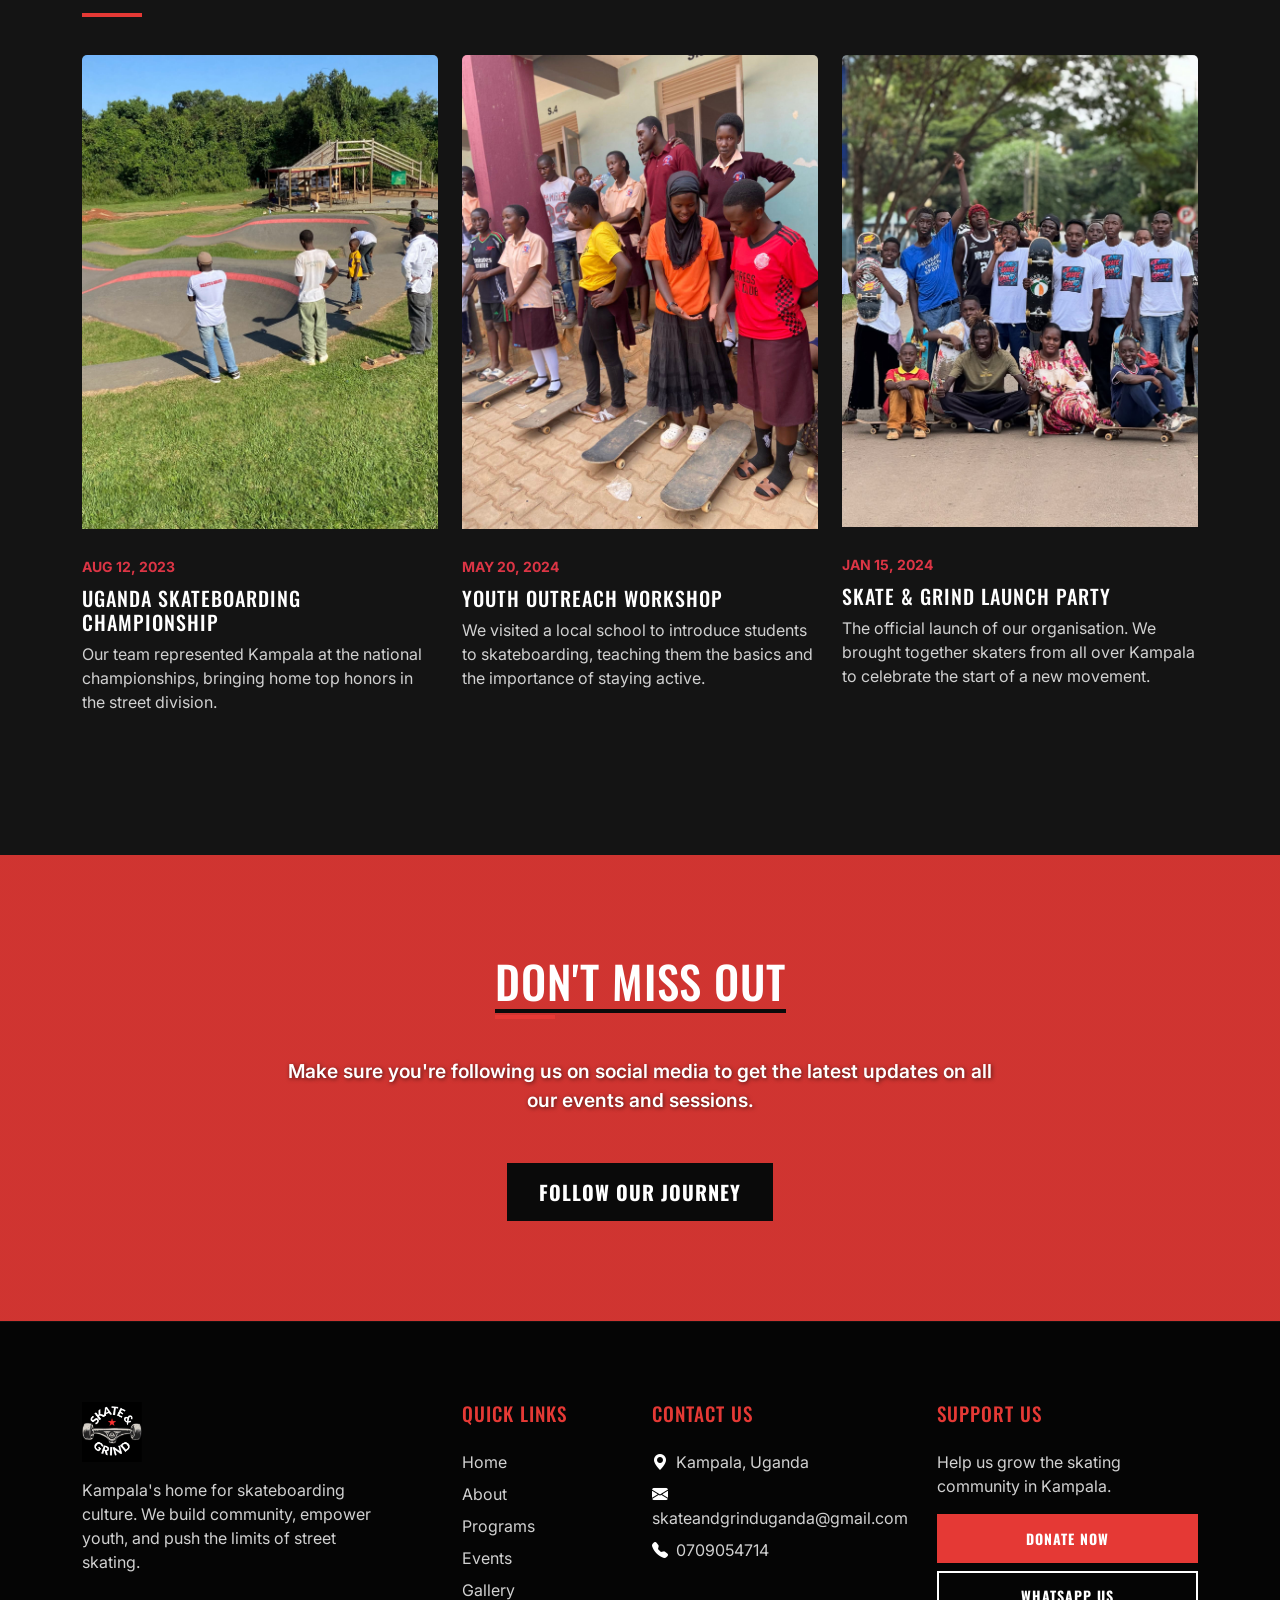
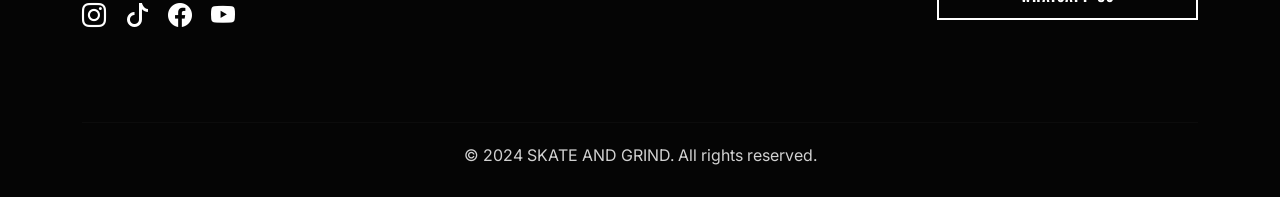
<file: events.html>
<!DOCTYPE html>
<html lang="en">
<head>
    <meta charset="UTF-8">
    <meta name="viewport" content="width=device-width, initial-scale=1.0">
    <title>Events | SKATE AND GRIND</title>
    <meta name="description" content="Stay up to date with upcoming skate competitions, community meetups, and outreach events hosted by SKATE AND GRIND in Kampala.">
    
    <!-- Favicon (Web Icon) -->
    <link rel="icon" type="image/png" href="images/logo.png">
    <link rel="apple-touch-icon" href="images/logo.png">
    
    <!-- Bootstrap 5 CSS -->
    <link href="https://cdn.jsdelivr.net/npm/bootstrap@5.3.0/dist/css/bootstrap.min.css" rel="stylesheet">
    <!-- Bootstrap Icons -->
    <link rel="stylesheet" href="https://cdn.jsdelivr.net/npm/bootstrap-icons@1.10.5/font/bootstrap-icons.css">
    <!-- Custom CSS -->
    <link rel="stylesheet" href="css/style.css">
</head>
<body>

    <!-- NAVIGATION BAR -->
    <nav class="navbar navbar-expand-lg fixed-top">
        <div class="container">
            <a class="navbar-brand" href="index.html">
                <img src="images/logo.png" alt="SKATE AND GRIND Logo">
            </a>
            <button class="navbar-toggler bg-light" type="button" data-bs-toggle="collapse" data-bs-target="#navbarNav">
                <span class="navbar-toggler-icon"></span>
            </button>
            <div class="collapse navbar-collapse" id="navbarNav">
                <ul class="navbar-nav ms-auto align-items-center">
                    <li class="nav-item"><a class="nav-link" href="index.html">Home</a></li>
                    <li class="nav-item"><a class="nav-link" href="about.html">About</a></li>
                    <li class="nav-item"><a class="nav-link" href="programs.html">Programs</a></li>
                    <li class="nav-item"><a class="nav-link active" href="events.html">Events</a></li>
                    <li class="nav-item"><a class="nav-link" href="gallery.html">Gallery</a></li>
                    <li class="nav-item"><a class="nav-link" href="contact.html">Contact</a></li>
                    <li class="nav-item ms-lg-3">
                        <a class="btn btn-skate" href="support.html">Support Us</a>
                    </li>
                </ul>
            </div>
        </div>
    </nav>

    <!-- PAGE HEADER -->
    <section class="section-padding" style="padding-top: 180px; padding-bottom: 120px; background: linear-gradient(rgba(10, 10, 10, 0.55), rgba(10, 10, 10, 0.75)), url('images/hero-bg.jpg') center/cover no-repeat;">
        <div class="container text-center">
            <h1 class="hero-title" style="font-size: clamp(3rem, 8vw, 6rem); margin-bottom: 0;">Our Events</h1>
            <p class="text-white mt-3" style="font-size: 1.2rem; max-width: 700px; margin: 0 auto; text-shadow: 1px 1px 5px rgba(0,0,0,0.9);">From street jams to community outreach, see where the SKATE AND GRIND crew is heading next.</p>
        </div>
    </section>

    <!-- UPCOMING EVENTS -->
    <section class="section-padding">
        <div class="container">
            <div class="d-flex justify-content-between align-items-end mb-5 reveal">
                <h2 class="section-title m-0">Upcoming Events</h2>
                <a href="contact.html" class="btn btn-outline-skate btn-sm d-none d-md-inline-block">Host an Event</a>
            </div>
            
            <div class="row g-4 stagger">
                <!-- Event 1 -->
                <div class="col-lg-6">
                    <div class="card skate-card h-100">
                        <div class="row g-0 h-100">
                            <div class="col-md-5">
                                <img src="images/6.jpg" class="img-fluid h-100 w-100" style="object-fit: cover; min-height: 250px;" alt="Kampala Skate Jam">
                            </div>
                            <div class="col-md-7">
                                <div class="card-body p-4 d-flex flex-column h-100">
                                    <div class="d-flex justify-content-between align-items-center mb-2">
                                        <span class="badge bg-danger text-white rounded-0 px-3 py-2">Competition</span>
                                        <small class="text-muted"><i class="bi bi-calendar-event me-1"></i>Nov 16, 2024</small>
                                    </div>
                                    <h4 class="text-white mt-2">Kampala Skate Jam 2024</h4>
                                    <p class="text-muted flex-grow-1">Our biggest event of the year! A full day of street skating, music, food, and community. Open to all ages and skill levels.</p>
                                    <div class="mt-3">
                                        <p class="text-muted mb-1 small"><i class="bi bi-geo-alt-fill text-danger me-1"></i>Kampala Skatepark, Kansanga</p>
                                        <p class="text-muted mb-0 small"><i class="bi bi-clock-fill text-danger me-1"></i>10:00 AM - 6:00 PM</p>
                                    </div>
                                </div>
                            </div>
                        </div>
                    </div>
                </div>

                <!-- Event 2 -->
                <div class="col-lg-6">
                    <div class="card skate-card h-100">
                        <div class="row g-0 h-100">
                            <div class="col-md-5">
                                <img src="images/9.jpg" class="img-fluid h-100 w-100" style="object-fit: cover; min-height: 250px;" alt="Girls Skate Session">
                            </div>
                            <div class="col-md-7">
                                <div class="card-body p-4 d-flex flex-column h-100">
                                    <div class="d-flex justify-content-between align-items-center mb-2">
                                        <span class="badge bg-danger text-white rounded-0 px-3 py-2">Workshop</span>
                                        <small class="text-muted"><i class="bi bi-calendar-event me-1"></i>Every Saturday</small>
                                    </div>
                                    <h4 class="text-white mt-2">Girls Skate Session</h4>
                                    <p class="text-muted flex-grow-1">A dedicated, beginner-friendly space for girls and young women to learn how to skate, build confidence, and make new friends.</p>
                                    <div class="mt-3">
                                        <p class="text-muted mb-1 small"><i class="bi bi-geo-alt-fill text-danger me-1"></i>Kansanga Skate Spot</p>
                                        <p class="text-muted mb-0 small"><i class="bi bi-clock-fill text-danger me-1"></i>3:00 PM - 5:00 PM</p>
                                    </div>
                                </div>
                            </div>
                        </div>
                    </div>
                </div>

                <!-- Event 3 -->
                <div class="col-lg-6">
                    <div class="card skate-card h-100">
                        <div class="row g-0 h-100">
                            <div class="col-md-5">
                                <img src="images/10.jpg" class="img-fluid h-100 w-100" style="object-fit: cover; min-height: 250px;" alt="Community Clean Up">
                            </div>
                            <div class="col-md-7">
                                <div class="card-body p-4 d-flex flex-column h-100">
                                    <div class="d-flex justify-content-between align-items-center mb-2">
                                        <span class="badge bg-danger text-white rounded-0 px-3 py-2">Outreach</span>
                                        <small class="text-muted"><i class="bi bi-calendar-event me-1"></i>Dec 07, 2024</small>
                                    </div>
                                    <h4 class="text-white mt-2">Community Clean-Up & Skate</h4>
                                    <p class="text-muted flex-grow-1">We're giving back to the streets that give us so much. Join us for a morning clean-up followed by an afternoon skate session.</p>
                                    <div class="mt-3">
                                        <p class="text-muted mb-1 small"><i class="bi bi-geo-alt-fill text-danger me-1"></i>Kampala Central</p>
                                        <p class="text-muted mb-0 small"><i class="bi bi-clock-fill text-danger me-1"></i>9:00 AM - 2:00 PM</p>
                                    </div>
                                </div>
                            </div>
                        </div>
                    </div>
                </div>
            </div>
        </div>
    </section>

    <!-- PAST EVENTS -->
    <section class="section-padding" style="background-color: var(--secondary-black);">
        <div class="container">
            <h2 class="section-title mb-5 reveal">Past Highlights</h2>
            <div class="row g-4 stagger">
                <!-- Past Event 1 -->
                <div class="col-md-6 col-lg-4">
                    <div class="card skate-card border-0 bg-transparent">
                        <img src="images/11.jpg" class="card-img-top" alt="Uganda Skateboarding Championship 2023">
                        <div class="card-body px-0">
                            <small class="text-danger text-uppercase fw-bold">Aug 12, 2023</small>
                            <h5 class="text-white mt-2">Uganda Skateboarding Championship</h5>
                            <p class="text-muted">Our team represented Kampala at the national championships, bringing home top honors in the street division.</p>
                        </div>
                    </div>
                </div>
                <!-- Past Event 2 -->
                <div class="col-md-6 col-lg-4">
                    <div class="card skate-card border-0 bg-transparent">
                        <img src="images/13.jpg" class="card-img-top" alt="Youth Outreach Workshop">
                        <div class="card-body px-0">
                            <small class="text-danger text-uppercase fw-bold">May 20, 2024</small>
                            <h5 class="text-white mt-2">Youth Outreach Workshop</h5>
                            <p class="text-muted">We visited a local school to introduce students to skateboarding, teaching them the basics and the importance of staying active.</p>
                        </div>
                    </div>
                </div>
                <!-- Past Event 3 -->
                <div class="col-md-6 col-lg-4">
                    <div class="card skate-card border-0 bg-transparent">
                        <img src="images/12.jpg" class="card-img-top" alt="Skate & Grind Launch Party">
                        <div class="card-body px-0">
                            <small class="text-danger text-uppercase fw-bold">Jan 15, 2024</small>
                            <h5 class="text-white mt-2">Skate & Grind Launch Party</h5>
                            <p class="text-muted">The official launch of our organisation. We brought together skaters from all over Kampala to celebrate the start of a new movement.</p>
                        </div>
                    </div>
                </div>
            </div>
        </div>
    </section>

    <!-- CALL TO ACTION -->
    <section class="section-padding text-center" style="background: linear-gradient(rgba(229, 57, 53, 0.9), rgba(229, 57, 53, 0.9)), url('https://images.unsplash.com/photo-1564982752979-3f7bc974d29a?q=80&w=1920&auto=format&fit=crop') center/cover fixed no-repeat;">
        <div class="container position-relative">
            <div class="row justify-content-center">
                <div class="col-lg-8 reveal-zoom">
                    <h2 class="section-title d-inline-block text-white" style="border-bottom: 4px solid var(--primary-black);">Don't Miss Out</h2>
                    <p class="text-white mt-4 mb-5" style="font-size: 1.2rem; font-weight: 600; text-shadow: 1px 1px 4px rgba(0,0,0,0.6);">Make sure you're following us on social media to get the latest updates on all our events and sessions.</p>
                    <a href="contact.html" class="btn btn-skate btn-lg" style="background: var(--primary-black); border-color: var(--primary-black);">Follow Our Journey</a>
                </div>
            </div>
        </div>
    </section>

    <!-- FOOTER -->
    <footer>
        <div class="container">
            <div class="row">
                <div class="col-lg-4 mb-5">
                    <img src="images/logo.png" alt="SKATE AND GRIND Logo" style="max-height: 60px;" class="mb-3">
                    <p class="text-muted pe-lg-5">Kampala's home for skateboarding culture. We build community, empower youth, and push the limits of street skating.</p>
                    <div class="mt-4">
                        <a href="https://www.instagram.com/skateandgrind_" class="social-icon" aria-label="Instagram" target="_blank" rel="noopener"><i class="bi bi-instagram"></i></a>
                        <a href="https://www.tiktok.com/@skateandgrind" class="social-icon" aria-label="TikTok" target="_blank" rel="noopener"><i class="bi bi-tiktok"></i></a>
                        <a href="https://www.facebook.com/share/1GswXHmTnB/" class="social-icon" aria-label="Facebook" target="_blank" rel="noopener"><i class="bi bi-facebook"></i></a>
                         <a href="https://www.youtube.com/@skateandgrind-ug" class="social-icon" aria-label="YouTube" target="_blank"><i class="bi bi-youtube"></i></a>
                    </div>
                </div>
                <div class="col-lg-2 col-md-4 mb-4">
                    <h5>Quick Links</h5>
                    <ul class="list-unstyled">
                        <li class="mb-2"><a href="index.html">Home</a></li>
                        <li class="mb-2"><a href="about.html">About</a></li>
                        <li class="mb-2"><a href="programs.html">Programs</a></li>
                        <li class="mb-2"><a href="events.html">Events</a></li>
                        <li class="mb-2"><a href="gallery.html">Gallery</a></li>
                    </ul>
                </div>
                <div class="col-lg-3 col-md-4 mb-4">
                    <h5>Contact Us</h5>
                    <ul class="list-unstyled text-muted">
                        <li class="mb-2"><i class="bi bi-geo-alt-fill me-2 text-white"></i>Kampala, Uganda</li>
                        <li class="mb-2"><i class="bi bi-envelope-fill me-2 text-white"></i>skateandgrinduganda@gmail.com</li>
                        <li class="mb-2"><i class="bi bi-telephone-fill me-2 text-white"></i>0709054714</li>
                    </ul>
                </div>
                <div class="col-lg-3 col-md-4 mb-4">
                    <h5>Support Us</h5>
                    <p class="text-muted">Help us grow the skating community in Kampala.</p>
                    <a href="https://gofund.me/8bfc0080b" class="btn btn-skate btn-sm w-100 mb-2" target="_blank" rel="noopener">Donate Now</a>
                    <a href="https://wa.me/256709054714" class="btn btn-outline-skate btn-sm w-100" target="_blank" rel="noopener">WhatsApp Us</a>
                </div>
            </div>
            <hr style="border-color: rgba(255,255,255,0.1); margin-top: 40px; margin-bottom: 20px;">
            <div class="text-center text-muted">
                <p class="mb-0">&copy; 2024 SKATE AND GRIND. All rights reserved.</p>
            </div>
        </div>
    </footer>

    <!-- BACK TO TOP BUTTON -->
    <button id="backToTop" aria-label="Back to top">
        <i class="bi bi-arrow-up"></i>
    </button>

    <!-- Bootstrap 5 JS Bundle -->
    <script src="https://cdn.jsdelivr.net/npm/bootstrap@5.3.0/dist/js/bootstrap.bundle.min.js"></script>
    <!-- Custom JS -->
    <script src="js/script.js"></script>
</body>
</html>
</file>
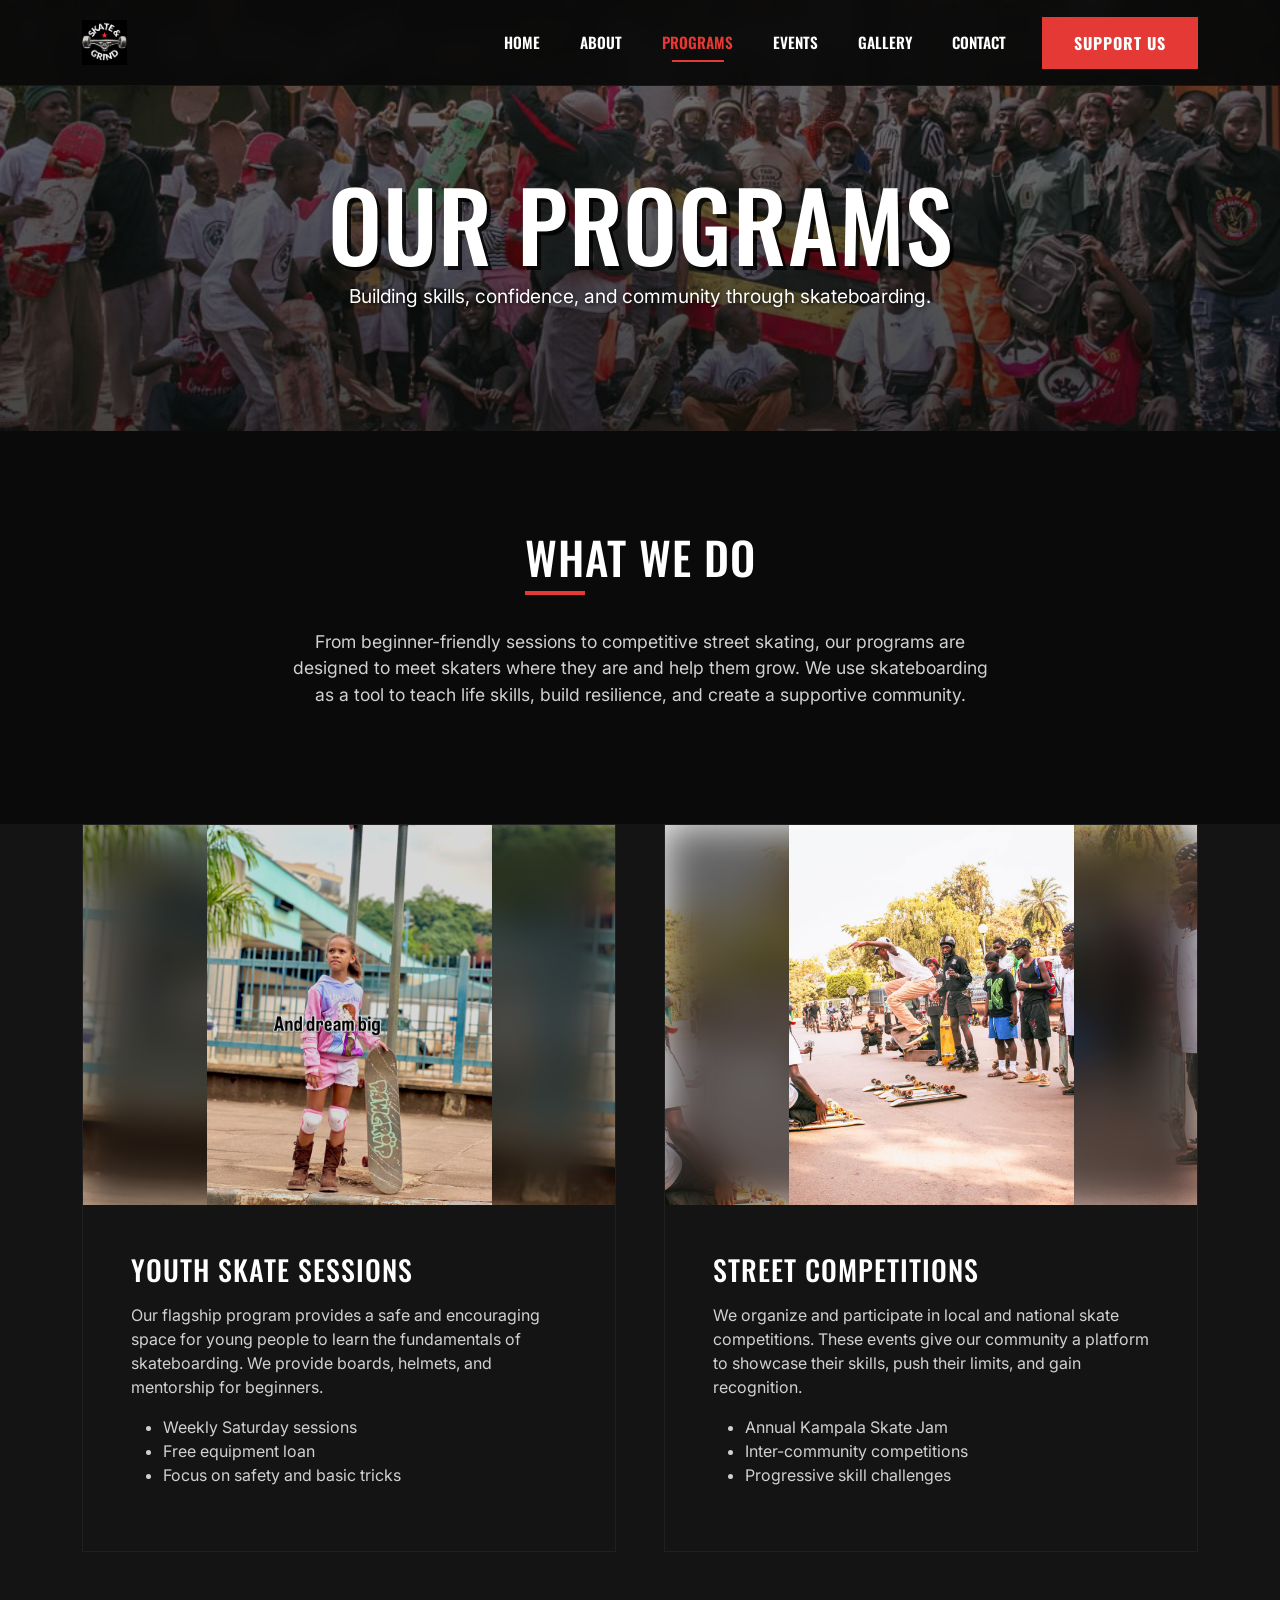
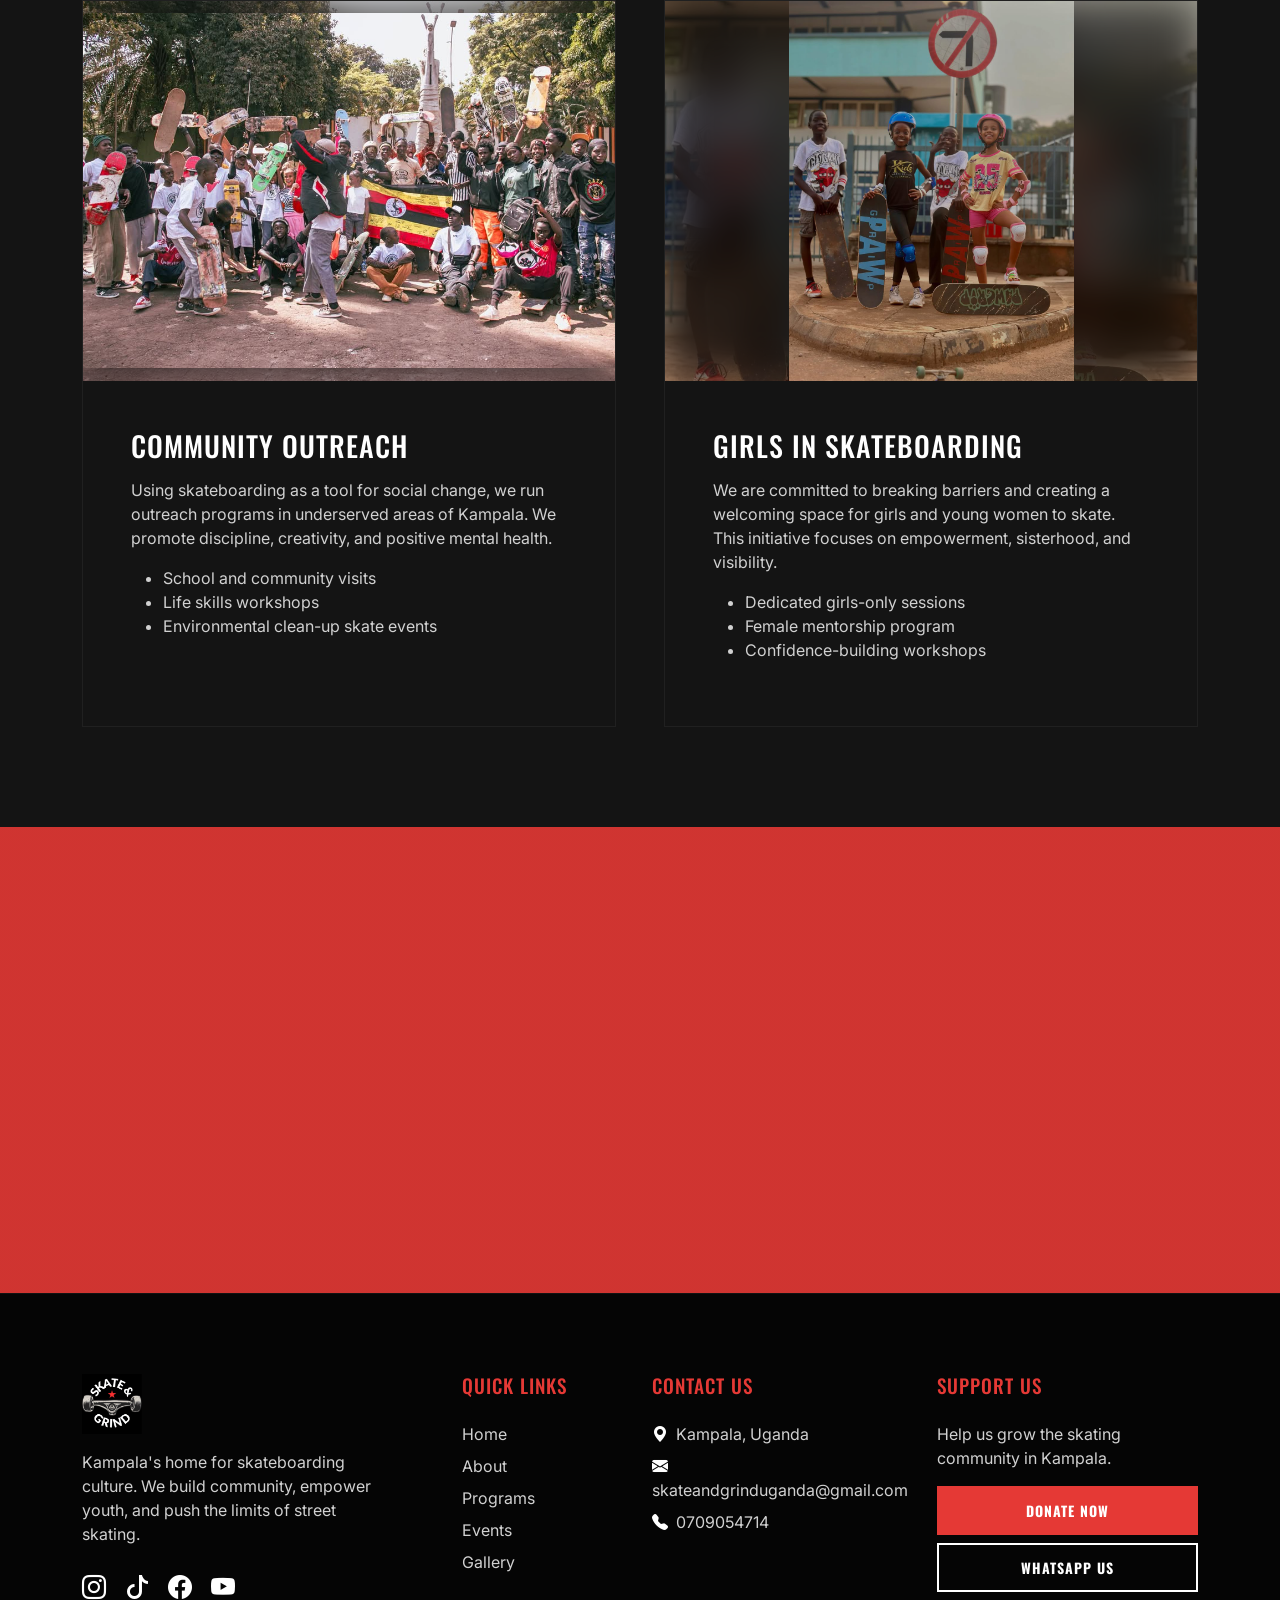
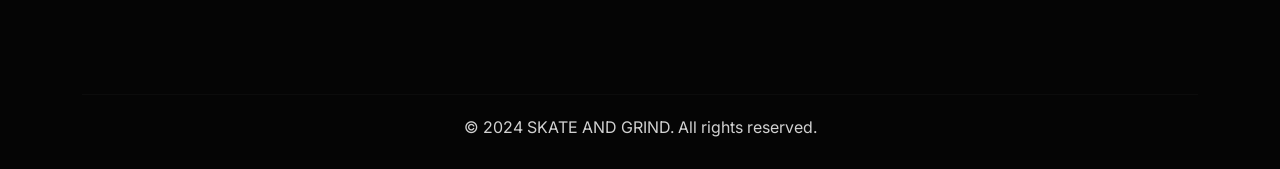
<file: programs.html>
<!DOCTYPE html>
<html lang="en">
<head>
    <meta charset="UTF-8">
    <meta name="viewport" content="width=device-width, initial-scale=1.0">
    <title>Our Programs | SKATE AND GRIND</title>
    <meta name="description" content="Explore the programs and activities offered by SKATE AND GRIND in Kampala, from youth skate sessions to community outreach and competitions.">
    
    <!-- Favicon (Web Icon) -->
    <link rel="icon" type="image/png" href="images/logo.png">
    <link rel="apple-touch-icon" href="images/logo.png">
    
    <!-- Bootstrap 5 CSS -->
    <link href="https://cdn.jsdelivr.net/npm/bootstrap@5.3.0/dist/css/bootstrap.min.css" rel="stylesheet">
    <!-- Bootstrap Icons -->
    <link rel="stylesheet" href="https://cdn.jsdelivr.net/npm/bootstrap-icons@1.10.5/font/bootstrap-icons.css">
    <!-- Custom CSS -->
    <link rel="stylesheet" href="css/style.css">
</head>
<body>

    <!-- NAVIGATION BAR -->
    <nav class="navbar navbar-expand-lg fixed-top">
        <div class="container">
            <a class="navbar-brand" href="index.html">
                <img src="images/logo.png" alt="SKATE AND GRIND Logo">
            </a>
            <button class="navbar-toggler bg-light" type="button" data-bs-toggle="collapse" data-bs-target="#navbarNav">
                <span class="navbar-toggler-icon"></span>
            </button>
            <div class="collapse navbar-collapse" id="navbarNav">
                <ul class="navbar-nav ms-auto align-items-center">
                    <li class="nav-item"><a class="nav-link" href="index.html">Home</a></li>
                    <li class="nav-item"><a class="nav-link" href="about.html">About</a></li>
                    <li class="nav-item"><a class="nav-link active" href="programs.html">Programs</a></li>
                    <li class="nav-item"><a class="nav-link" href="events.html">Events</a></li>
                    <li class="nav-item"><a class="nav-link" href="gallery.html">Gallery</a></li>
                    <li class="nav-item"><a class="nav-link" href="contact.html">Contact</a></li>
                    <li class="nav-item ms-lg-3">
                        <a class="btn btn-skate" href="support.html">Support Us</a>
                    </li>
                </ul>
            </div>
        </div>
    </nav>

    <!-- PAGE HEADER -->
    <section class="section-padding" style="padding-top: 180px; padding-bottom: 120px; background: linear-gradient(rgba(10, 10, 10, 0.55), rgba(10, 10, 10, 0.75)), url('images/hero-bg.jpg') center/cover no-repeat;">
        <div class="container text-center">
            <h1 class="hero-title" style="font-size: clamp(3rem, 8vw, 6rem); margin-bottom: 0;">Our Programs</h1>
            <p class="text-white mt-3" style="font-size: 1.2rem; max-width: 700px; margin: 0 auto; text-shadow: 1px 1px 5px rgba(0,0,0,0.9);">Building skills, confidence, and community through skateboarding.</p>
        </div>
    </section>

    <!-- PROGRAMS INTRO -->
    <section class="section-padding">
        <div class="container text-center reveal">
            <h2 class="section-title d-inline-block">What We Do</h2>
            <p class="text-muted mt-4 mx-auto" style="max-width: 700px; font-size: 1.1rem;">
                From beginner-friendly sessions to competitive street skating, our programs are designed to meet skaters where they are and help them grow. We use skateboarding as a tool to teach life skills, build resilience, and create a supportive community.
            </p>
        </div>
    </section>

    <!-- PROGRAM LIST -->
    <section class="section-padding pt-0" style="background-color: var(--secondary-black);">
        <div class="container">
            <div class="row g-5">
                
                <!-- Program 1 -->
                <div class="col-lg-6 reveal-left">
                    <div class="card skate-card h-100">
                        <div class="card-img-wrapper" style="background-image: url('images/18.jpg');">
                            <img src="images/18.jpg" class="card-img-top" alt="Youth Skate Sessions">
                        </div>
                        <div class="card-body p-4 p-lg-5">
                            <h3 class="text-white">Youth Skate Sessions</h3>
                            <p class="text-muted mt-3">Our flagship program provides a safe and encouraging space for young people to learn the fundamentals of skateboarding. We provide boards, helmets, and mentorship for beginners.</p>
                            <ul class="text-muted mt-3">
                                <li>Weekly Saturday sessions</li>
                                <li>Free equipment loan</li>
                                <li>Focus on safety and basic tricks</li>
                            </ul>
                        </div>
                    </div>
                </div>

                <!-- Program 2 -->
                <div class="col-lg-6 reveal-right">
                    <div class="card skate-card h-100">
                        <div class="card-img-wrapper" style="background-image: url('images/6.jpg');">
                            <img src="images/6.jpg" class="card-img-top" alt="Youth Skate Sessions">
                        </div>
                        <div class="card-body p-4 p-lg-5">
                            <h3 class="text-white">Street Competitions</h3>
                            <p class="text-muted mt-3">We organize and participate in local and national skate competitions. These events give our community a platform to showcase their skills, push their limits, and gain recognition.</p>
                            <ul class="text-muted mt-3">
                                <li>Annual Kampala Skate Jam</li>
                                <li>Inter-community competitions</li>
                                <li>Progressive skill challenges</li>
                            </ul>
                        </div>
                    </div>
                </div>

                <!-- Program 3 -->
                <div class="col-lg-6 reveal-left">
                    <div class="card skate-card h-100">
                        <div class="card-img-wrapper" style="background-image: url('images/hero-bg.jpg');">
                            <img src="images/hero-bg.jpg" class="card-img-top" alt="Community outreach">
                        </div>
                        <div class="card-body p-4 p-lg-5">
                            <h3 class="text-white">Community Outreach</h3>
                            <p class="text-muted mt-3">Using skateboarding as a tool for social change, we run outreach programs in underserved areas of Kampala. We promote discipline, creativity, and positive mental health.</p>
                            <ul class="text-muted mt-3">
                                <li>School and community visits</li>
                                <li>Life skills workshops</li>
                                <li>Environmental clean-up skate events</li>
                            </ul>
                        </div>
                    </div>
                </div>

                <!-- Program 4 -->
                <div class="col-lg-6 reveal-right">
                    <div class="card skate-card h-100">
                        <div class="card-img-wrapper" style="background-image: url('images/8.jpg');">
                            <img src="images/8.jpg" class="card-img-top" alt="Girls in Skate Sessions">
                        </div>
                        <div class="card-body p-4 p-lg-5">
                            <h3 class="text-white">Girls in Skateboarding</h3>
                            <p class="text-muted mt-3">We are committed to breaking barriers and creating a welcoming space for girls and young women to skate. This initiative focuses on empowerment, sisterhood, and visibility.</p>
                            <ul class="text-muted mt-3">
                                <li>Dedicated girls-only sessions</li>
                                <li>Female mentorship program</li>
                                <li>Confidence-building workshops</li>
                            </ul>
                        </div>
                    </div>
                </div>

            </div>
        </div>
    </section>

    <!-- CALL TO ACTION -->
    <section class="section-padding text-center" style="background: linear-gradient(rgba(229, 57, 53, 0.9), rgba(229, 57, 53, 0.9)), url('https://images.unsplash.com/photo-1520045892732-304bc3ac5d8e?q=80&w=1920&auto=format&fit=crop') center/cover fixed no-repeat;">
        <div class="container position-relative">
            <div class="row justify-content-center">
                <div class="col-lg-8 reveal-zoom">
                    <h2 class="section-title d-inline-block text-white" style="border-bottom: 4px solid var(--primary-black);">Ready to Join a Session?</h2>
                    <p class="text-white mt-4 mb-5" style="font-size: 1.2rem; font-weight: 600; text-shadow: 1px 1px 4px rgba(0,0,0,0.6);">Whether you want to learn, compete, or volunteer, there's a place for you at SKATE AND GRIND.</p>
                    <a href="contact.html" class="btn btn-skate btn-lg" style="background: var(--primary-black); border-color: var(--primary-black);">Get Involved</a>
                </div>
            </div>
        </div>
    </section>

    <!-- FOOTER -->
    <footer>
        <div class="container">
            <div class="row">
                <div class="col-lg-4 mb-5">
                    <img src="images/logo.png" alt="SKATE AND GRIND Logo" style="max-height: 60px;" class="mb-3">
                    <p class="text-muted pe-lg-5">Kampala's home for skateboarding culture. We build community, empower youth, and push the limits of street skating.</p>
                    <div class="mt-4">
                        <a href="https://www.instagram.com/skateandgrind_" class="social-icon" aria-label="Instagram" target="_blank" rel="noopener"><i class="bi bi-instagram"></i></a>
                        <a href="https://www.tiktok.com/@skateandgrind" class="social-icon" aria-label="TikTok" target="_blank" rel="noopener"><i class="bi bi-tiktok"></i></a>
                        <a href="https://www.facebook.com/share/1GswXHmTnB/" class="social-icon" aria-label="Facebook" target="_blank" rel="noopener"><i class="bi bi-facebook"></i></a>
                        <a href="https://www.youtube.com/@skateandgrind-ug" class="social-icon" aria-label="YouTube" target="_blank" rel="noopener"><i class="bi bi-youtube"></i></a> 
                    </div>
                </div>
                <div class="col-lg-2 col-md-4 mb-4">
                    <h5>Quick Links</h5>
                    <ul class="list-unstyled">
                        <li class="mb-2"><a href="index.html">Home</a></li>
                        <li class="mb-2"><a href="about.html">About</a></li>
                        <li class="mb-2"><a href="programs.html">Programs</a></li>
                        <li class="mb-2"><a href="events.html">Events</a></li>
                        <li class="mb-2"><a href="gallery.html">Gallery</a></li>
                    </ul>
                </div>
                <div class="col-lg-3 col-md-4 mb-4">
                    <h5>Contact Us</h5>
                    <ul class="list-unstyled text-muted">
                        <li class="mb-2"><i class="bi bi-geo-alt-fill me-2 text-white"></i>Kampala, Uganda</li>
                        <li class="mb-2"><i class="bi bi-envelope-fill me-2 text-white"></i>skateandgrinduganda@gmail.com</li>
                        <li class="mb-2"><i class="bi bi-telephone-fill me-2 text-white"></i>0709054714</li>
                    </ul>
                </div>
                <div class="col-lg-3 col-md-4 mb-4">
                    <h5>Support Us</h5>
                    <p class="text-muted">Help us grow the skating community in Kampala.</p>
                    <a href="https://gofund.me/8bfc0080b" class="btn btn-skate btn-sm w-100 mb-2" target="_blank" rel="noopener">Donate Now</a>
                    <a href="https://wa.me/256709054714" class="btn btn-outline-skate btn-sm w-100" target="_blank">WhatsApp Us</a>
                </div>
            </div>
            <hr style="border-color: rgba(255,255,255,0.1); margin-top: 40px; margin-bottom: 20px;">
            <div class="text-center text-muted">
                <p class="mb-0">&copy; 2024 SKATE AND GRIND. All rights reserved.</p>
            </div>
        </div>
    </footer>

    <!-- BACK TO TOP BUTTON -->
    <button id="backToTop" aria-label="Back to top">
        <i class="bi bi-arrow-up"></i>
    </button>

    <!-- Bootstrap 5 JS Bundle -->
    <script src="https://cdn.jsdelivr.net/npm/bootstrap@5.3.0/dist/js/bootstrap.bundle.min.js"></script>
    <!-- Custom JS -->
    <script src="js/script.js"></script>
</body>
</html>
</file>
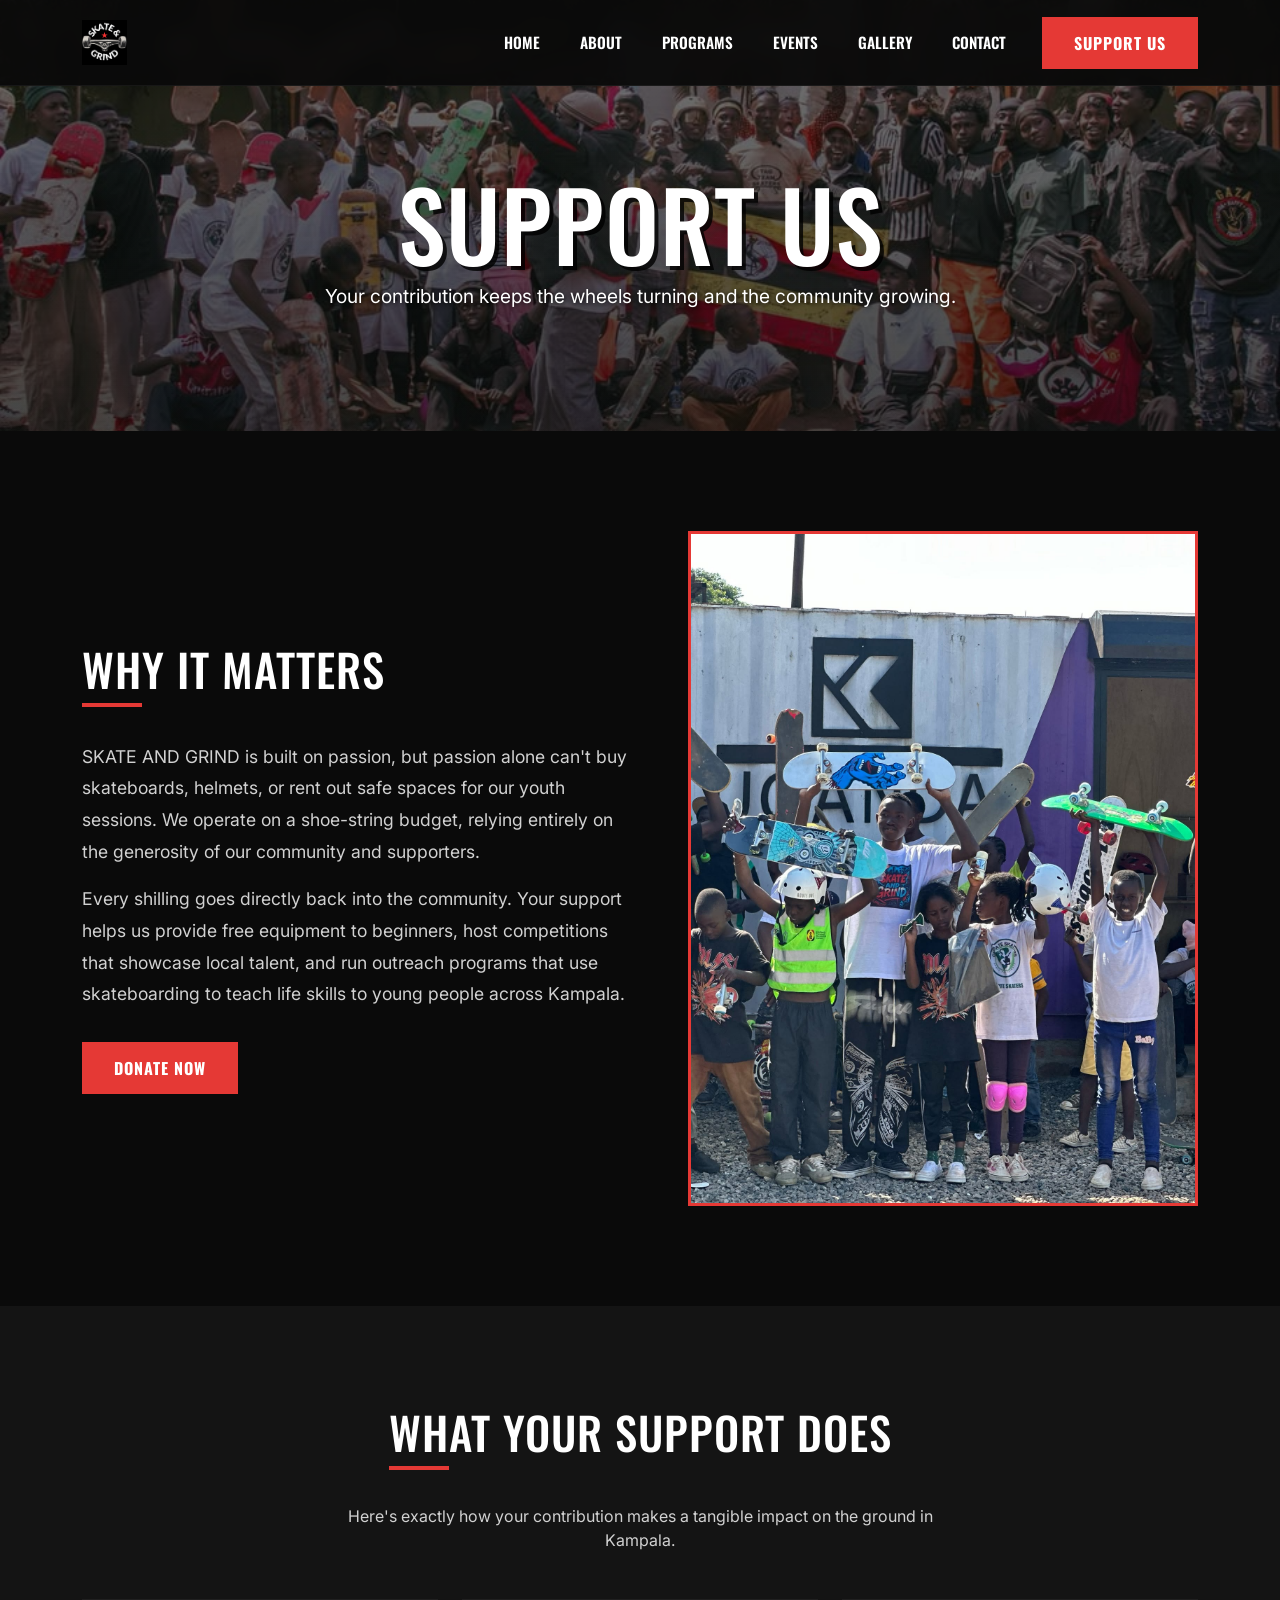
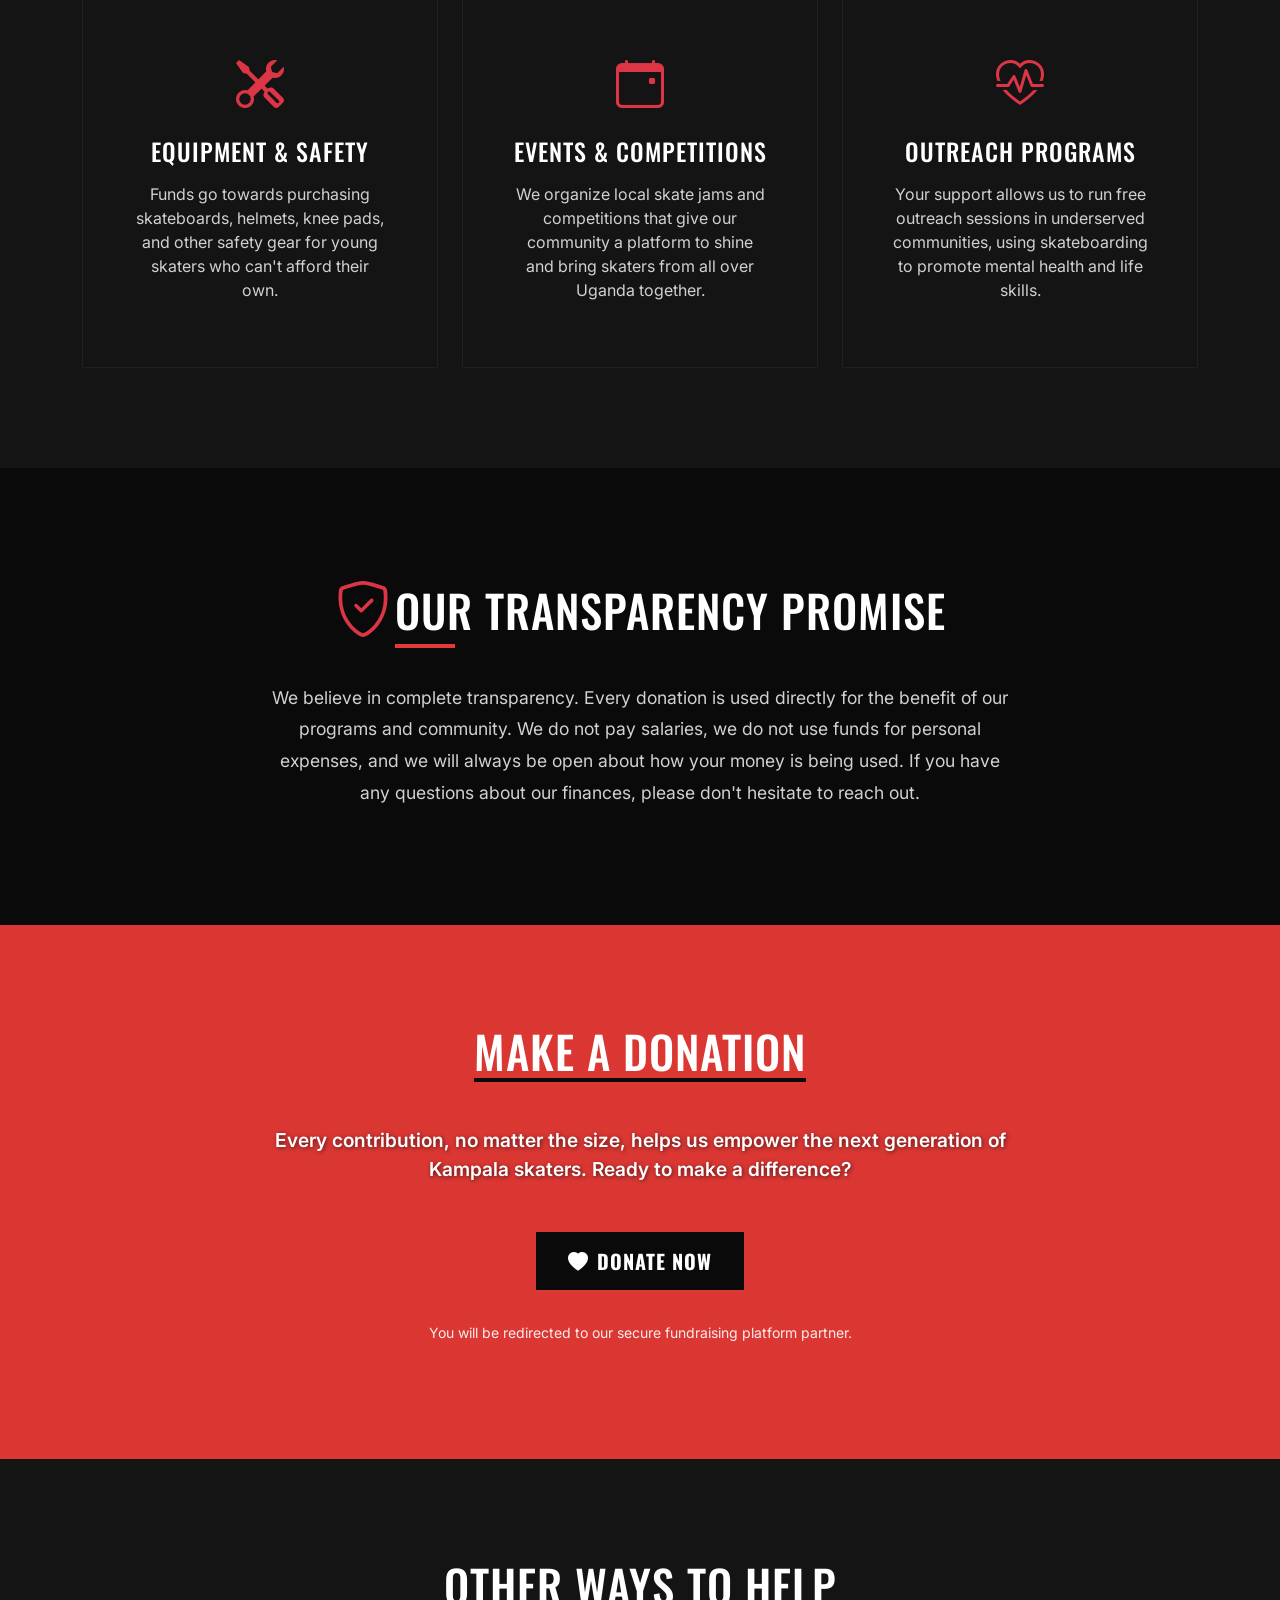
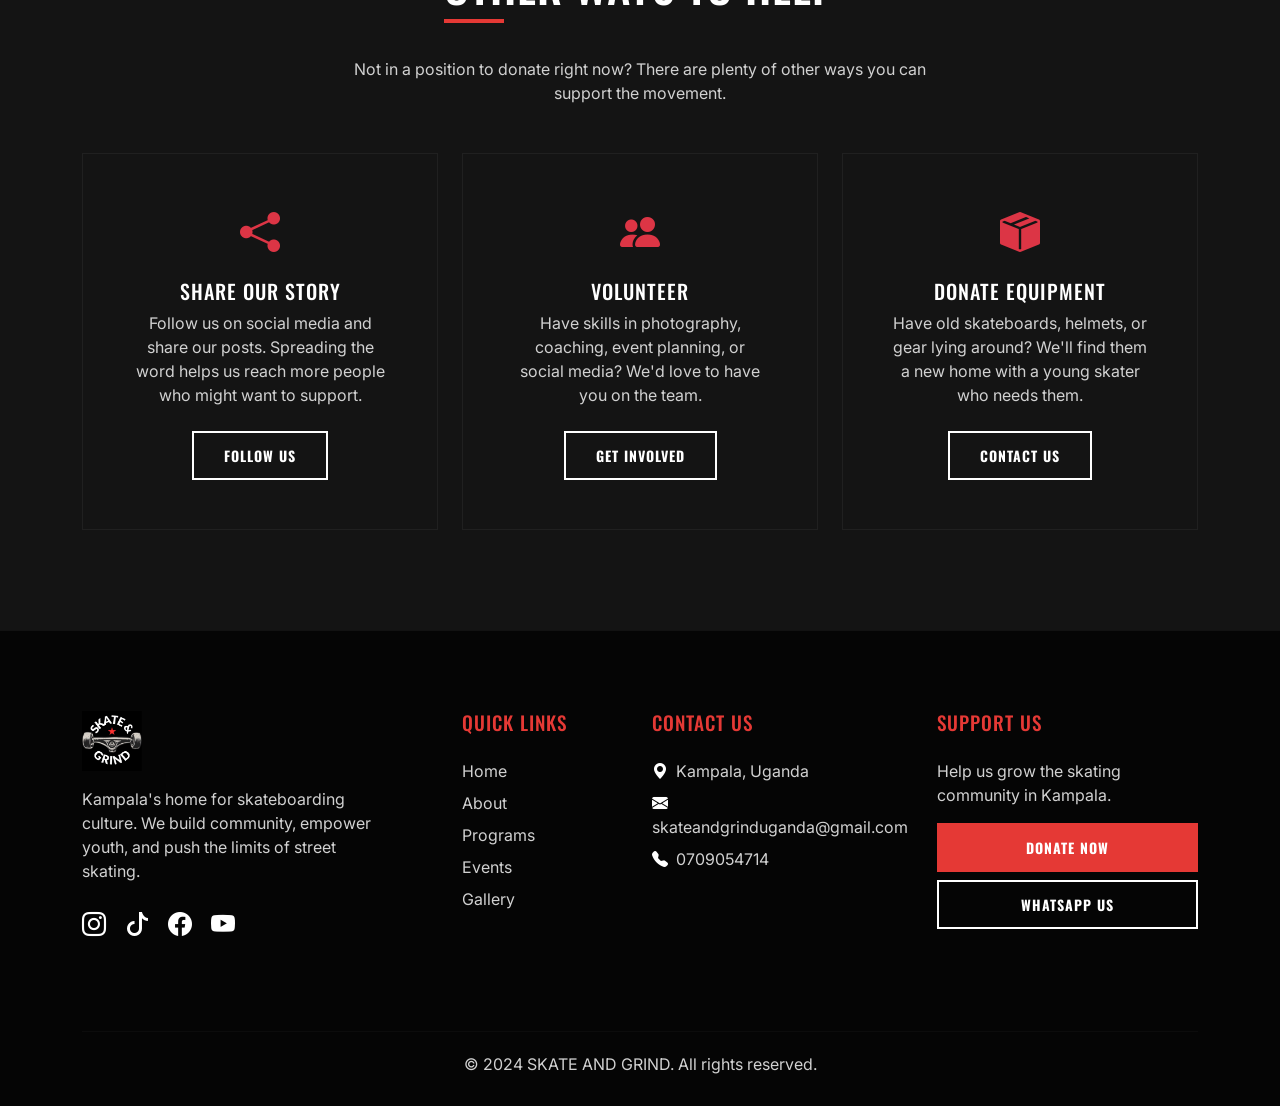
<file: support.html>
<!DOCTYPE html>
<html lang="en">
<head>
    <meta charset="UTF-8">
    <meta name="viewport" content="width=device-width, initial-scale=1.0">
    <title>Support Us | SKATE AND GRIND</title>
    <meta name="description" content="Support SKATE AND GRIND and help us empower youth through skateboarding in Kampala. Every contribution makes a difference.">
    
    <!-- Favicon (Web Icon) -->
    <link rel="icon" type="image/png" href="images/logo.png">
    <link rel="apple-touch-icon" href="images/logo.png">
    
    <!-- Bootstrap 5 CSS -->
    <link href="https://cdn.jsdelivr.net/npm/bootstrap@5.3.0/dist/css/bootstrap.min.css" rel="stylesheet">
    <!-- Bootstrap Icons -->
    <link rel="stylesheet" href="https://cdn.jsdelivr.net/npm/bootstrap-icons@1.10.5/font/bootstrap-icons.css">
    <!-- Custom CSS -->
    <link rel="stylesheet" href="css/style.css">
</head>
<body>

    <!-- NAVIGATION BAR -->
    <nav class="navbar navbar-expand-lg fixed-top">
        <div class="container">
            <a class="navbar-brand" href="index.html">
                <img src="images/logo.png" alt="SKATE AND GRIND Logo">
            </a>
            <button class="navbar-toggler bg-light" type="button" data-bs-toggle="collapse" data-bs-target="#navbarNav">
                <span class="navbar-toggler-icon"></span>
            </button>
            <div class="collapse navbar-collapse" id="navbarNav">
                <ul class="navbar-nav ms-auto align-items-center">
                    <li class="nav-item"><a class="nav-link" href="index.html">Home</a></li>
                    <li class="nav-item"><a class="nav-link" href="about.html">About</a></li>
                    <li class="nav-item"><a class="nav-link" href="programs.html">Programs</a></li>
                    <li class="nav-item"><a class="nav-link" href="events.html">Events</a></li>
                    <li class="nav-item"><a class="nav-link" href="gallery.html">Gallery</a></li>
                    <li class="nav-item"><a class="nav-link" href="contact.html">Contact</a></li>
                    <li class="nav-item ms-lg-3">
                        <a class="btn btn-skate" href="support.html">Support Us</a>
                    </li>
                </ul>
            </div>
        </div>
    </nav>

    <!-- PAGE HEADER -->
    <section class="section-padding" style="padding-top: 180px; padding-bottom: 120px; background: linear-gradient(rgba(10, 10, 10, 0.55), rgba(10, 10, 10, 0.75)), url('images/hero-bg.jpg') center/cover no-repeat;">
        <div class="container text-center">
            <h1 class="hero-title" style="font-size: clamp(3rem, 8vw, 6rem); margin-bottom: 0;">Support Us</h1>
            <p class="text-white mt-3" style="font-size: 1.2rem; max-width: 700px; margin: 0 auto; text-shadow: 1px 1px 5px rgba(0,0,0,0.9);">Your contribution keeps the wheels turning and the community growing.</p>
        </div>
    </section>

    <!-- WHY SUPPORT MATTERS -->
    <section class="section-padding">
        <div class="container">
            <div class="row align-items-center">
                <div class="col-lg-6 mb-5 mb-lg-0 reveal-left">
                    <h2 class="section-title">Why It Matters</h2>
                    <p class="text-muted mt-4" style="font-size: 1.1rem; line-height: 1.8;">
                        SKATE AND GRIND is built on passion, but passion alone can't buy skateboards, helmets, or rent out safe spaces for our youth sessions. We operate on a shoe-string budget, relying entirely on the generosity of our community and supporters.
                    </p>
                    <p class="text-muted" style="font-size: 1.1rem; line-height: 1.8;">
                        Every shilling goes directly back into the community. Your support helps us provide free equipment to beginners, host competitions that showcase local talent, and run outreach programs that use skateboarding to teach life skills to young people across Kampala.
                    </p>
                    <a href="https://gofund.me/8bfc0080b" class="btn btn-skate mt-3" target="_blank" rel="noopener">Donate Now</a>
                </div>
                <div class="col-lg-6 ps-lg-5 reveal-right">
                    <img src="images/10.jpg" alt="Youth learning to skateboard in Kampala" class="img-fluid" style="border: 3px solid var(--accent-red);">
                </div>
            </div>
        </div>
    </section>

    <!-- WHAT YOUR DONATION DOES -->
    <section class="section-padding" style="background-color: var(--secondary-black);">
        <div class="container">
            <div class="text-center mb-5 reveal">
                <h2 class="section-title d-inline-block">What Your Support Does</h2>
                <p class="text-muted mt-4 mx-auto" style="max-width: 600px;">Here's exactly how your contribution makes a tangible impact on the ground in Kampala.</p>
            </div>
            <div class="row g-4 stagger">
                <div class="col-md-4">
                    <div class="card skate-card h-100 text-center p-4">
                        <div class="card-body">
                            <i class="bi bi-tools text-danger" style="font-size: 3rem;"></i>
                            <h4 class="mt-3 text-white">Equipment & Safety</h4>
                            <p class="text-muted mt-3">Funds go towards purchasing skateboards, helmets, knee pads, and other safety gear for young skaters who can't afford their own.</p>
                        </div>
                    </div>
                </div>
                <div class="col-md-4">
                    <div class="card skate-card h-100 text-center p-4">
                        <div class="card-body">
                            <i class="bi bi-calendar-event text-danger" style="font-size: 3rem;"></i>
                            <h4 class="mt-3 text-white">Events & Competitions</h4>
                            <p class="text-muted mt-3">We organize local skate jams and competitions that give our community a platform to shine and bring skaters from all over Uganda together.</p>
                        </div>
                    </div>
                </div>
                <div class="col-md-4">
                    <div class="card skate-card h-100 text-center p-4">
                        <div class="card-body">
                            <i class="bi bi-heart-pulse text-danger" style="font-size: 3rem;"></i>
                            <h4 class="mt-3 text-white">Outreach Programs</h4>
                            <p class="text-muted mt-3">Your support allows us to run free outreach sessions in underserved communities, using skateboarding to promote mental health and life skills.</p>
                        </div>
                    </div>
                </div>
            </div>
        </div>
    </section>

    <!-- TRANSPARENCY -->
    <section class="section-padding">
        <div class="container">
            <div class="row justify-content-center">
                <div class="col-lg-8 text-center reveal">
                    <i class="bi bi-shield-check text-danger" style="font-size: 3.5rem;"></i>
                    <h2 class="section-title d-inline-block mt-3">Our Transparency Promise</h2>
                    <p class="text-muted mt-4" style="font-size: 1.1rem; line-height: 1.8;">
                        We believe in complete transparency. Every donation is used directly for the benefit of our programs and community. We do not pay salaries, we do not use funds for personal expenses, and we will always be open about how your money is being used. If you have any questions about our finances, please don't hesitate to reach out.
                    </p>
                </div>
            </div>
        </div>
    </section>

    <!-- MAIN DONATE CTA -->
    <section class="section-padding" id="donate-section" style="background: linear-gradient(rgba(229, 57, 53, 0.95), rgba(229, 57, 53, 0.95)), url('https://images.unsplash.com/photo-1564982752979-3f7bc974d29a?q=80&w=1920&auto=format&fit=crop') center/cover fixed no-repeat;">
        <div class="container position-relative">
            <div class="row justify-content-center text-center">
                <div class="col-lg-8 reveal-zoom">
                    <h2 class="section-title d-inline-block text-white" style="border-bottom: 4px solid var(--primary-black);">Make a Donation</h2>
                    <p class="text-white mt-4 mb-5" style="font-size: 1.2rem; font-weight: 600; text-shadow: 1px 1px 4px rgba(0,0,0,0.6);">
                        Every contribution, no matter the size, helps us empower the next generation of Kampala skaters. Ready to make a difference?
                    </p>
                    <!-- REPLACE "#" BELOW WITH YOUR FUNDRAISING CAMPAIGN URL WHEN READY -->
                    <a href="https://gofund.me/8bfc0080b" class="btn btn-skate btn-lg mb-3" style="background: var(--primary-black); border-color: var(--primary-black);" target="_blank" rel="noopener">
                        <i class="bi bi-heart-fill me-2"></i>Donate Now
                    </a>
                    <p class="text-white small mt-3" style="opacity: 0.9;">
                        You will be redirected to our secure fundraising platform partner.
                    </p>
                </div>
            </div>
        </div>
    </section>

    <!-- OTHER WAYS TO SUPPORT -->
    <section class="section-padding" style="background-color: var(--secondary-black);">
        <div class="container">
            <div class="text-center mb-5 reveal">
                <h2 class="section-title d-inline-block">Other Ways to Help</h2>
                <p class="text-muted mt-4 mx-auto" style="max-width: 600px;">Not in a position to donate right now? There are plenty of other ways you can support the movement.</p>
            </div>
            <div class="row g-4 stagger">
                <div class="col-md-4">
                    <div class="card skate-card h-100 p-4">
                        <div class="card-body text-center">
                            <i class="bi bi-share-fill text-danger" style="font-size: 2.5rem;"></i>
                            <h5 class="mt-3 text-white">Share Our Story</h5>
                            <p class="text-muted">Follow us on social media and share our posts. Spreading the word helps us reach more people who might want to support.</p>
                            <a href="contact.html" class="btn btn-outline-skate btn-sm mt-2">Follow Us</a>
                        </div>
                    </div>
                </div>
                <div class="col-md-4">
                    <div class="card skate-card h-100 p-4">
                        <div class="card-body text-center">
                            <i class="bi bi-people-fill text-danger" style="font-size: 2.5rem;"></i>
                            <h5 class="mt-3 text-white">Volunteer</h5>
                            <p class="text-muted">Have skills in photography, coaching, event planning, or social media? We'd love to have you on the team.</p>
                            <a href="contact.html" class="btn btn-outline-skate btn-sm mt-2">Get Involved</a>
                        </div>
                    </div>
                </div>
                <div class="col-md-4">
                    <div class="card skate-card h-100 p-4">
                        <div class="card-body text-center">
                            <i class="bi bi-box-seam-fill text-danger" style="font-size: 2.5rem;"></i>
                            <h5 class="mt-3 text-white">Donate Equipment</h5>
                            <p class="text-muted">Have old skateboards, helmets, or gear lying around? We'll find them a new home with a young skater who needs them.</p>
                            <a href="contact.html" class="btn btn-outline-skate btn-sm mt-2">Contact Us</a>
                        </div>
                    </div>
                </div>
            </div>
        </div>
    </section>

    <!-- FOOTER -->
    <footer>
        <div class="container">
            <div class="row">
                <div class="col-lg-4 mb-5">
                    <img src="images/logo.png" alt="SKATE AND GRIND Logo" style="max-height: 60px;" class="mb-3">
                    <p class="text-muted pe-lg-5">Kampala's home for skateboarding culture. We build community, empower youth, and push the limits of street skating.</p>
                    <div class="mt-4">
                        <a href="https://www.instagram.com/skateandgrind_" class="social-icon" aria-label="Instagram" target="_blank" rel="noopener"><i class="bi bi-instagram"></i></a>
                        <a href="https://www.tiktok.com/@skateandgrind" class="social-icon" aria-label="TikTok" target="_blank" rel="noopener"><i class="bi bi-tiktok"></i></a>
                        <a href="https://www.facebook.com/share/1GswXHmTnB/" class="social-icon" aria-label="Facebook" target="_blank" rel="noopener"><i class="bi bi-facebook"></i></a>
                        <a href="https://www.youtube.com/@skateandgrind-ug" class="social-icon" aria-label="YouTube" target="_blank" rel="noopener"><i class="bi bi-youtube"></i></a> 
                    </div>
                </div>
                <div class="col-lg-2 col-md-4 mb-4">
                    <h5>Quick Links</h5>
                    <ul class="list-unstyled">
                        <li class="mb-2"><a href="index.html">Home</a></li>
                        <li class="mb-2"><a href="about.html">About</a></li>
                        <li class="mb-2"><a href="programs.html">Programs</a></li>
                        <li class="mb-2"><a href="events.html">Events</a></li>
                        <li class="mb-2"><a href="gallery.html">Gallery</a></li>
                    </ul>
                </div>
                <div class="col-lg-3 col-md-4 mb-4">
                    <h5>Contact Us</h5>
                    <ul class="list-unstyled text-muted">
                        <li class="mb-2"><i class="bi bi-geo-alt-fill me-2 text-white"></i>Kampala, Uganda</li>
                        <li class="mb-2"><i class="bi bi-envelope-fill me-2 text-white"></i>skateandgrinduganda@gmail.com</li>
                        <li class="mb-2"><i class="bi bi-telephone-fill me-2 text-white"></i>0709054714</li>
                    </ul>
                </div>
                <div class="col-lg-3 col-md-4 mb-4">
                    <h5>Support Us</h5>
                    <p class="text-muted">Help us grow the skating community in Kampala.</p>
                    <a href="https://gofund.me/8bfc0080b" class="btn btn-skate btn-sm w-100 mb-2" target="_blank" rel="noopener">Donate Now</a>
                    <a href="https://wa.me/256709054714" class="btn btn-outline-skate btn-sm w-100" target="_blank">WhatsApp Us</a>
                </div>
            </div>
            <hr style="border-color: rgba(255,255,255,0.1); margin-top: 40px; margin-bottom: 20px;">
            <div class="text-center text-muted">
                <p class="mb-0">&copy; 2024 SKATE AND GRIND. All rights reserved.</p>
            </div>
        </div>
    </footer>

    <!-- BACK TO TOP BUTTON -->
    <button id="backToTop" aria-label="Back to top">
        <i class="bi bi-arrow-up"></i>
    </button>

    <!-- Bootstrap 5 JS Bundle -->
    <script src="https://cdn.jsdelivr.net/npm/bootstrap@5.3.0/dist/js/bootstrap.bundle.min.js"></script>
    <!-- Custom JS -->
    <script src="js/script.js"></script>
</body>
</html>
</file>
<file: css/style.css>
/* css/style.css */
@import url('https://fonts.googleapis.com/css2?family=Oswald:wght@500;700&family=Inter:wght@400;600&display=swap');

:root {
    --primary-black: #0A0A0A;
    --secondary-black: #141414;
    --primary-white: #FFFFFF;
    --accent-red: #E53935;
    --text-grey: #D1D1D1;
}

body {
    background-color: var(--primary-black);
    color: var(--primary-white);
    font-family: 'Inter', sans-serif;
    overflow-x: hidden;
    -webkit-font-smoothing: antialiased;
}

h1, h2, h3, h4, h5, h6, .display-1, .display-2 {
    font-family: 'Oswald', sans-serif;
    text-transform: uppercase;
    letter-spacing: 1px;
}

/* ============ NAVBAR ============ */
.navbar {
    background-color: rgba(10, 10, 10, 0.95);
    backdrop-filter: blur(10px);
    border-bottom: 1px solid rgba(255, 255, 255, 0.05);
    transition: all 0.3s ease;
    padding: 15px 0;
}
.navbar-brand img {
    max-height: 45px;
}
.nav-link {
    color: var(--primary-white) !important;
    font-weight: 600;
    text-transform: uppercase;
    font-family: 'Oswald', sans-serif;
    margin: 0 12px;
    font-size: 0.95rem;
    transition: color 0.3s ease;
}
.nav-link:hover, .nav-link.active {
    color: var(--accent-red) !important;
}

/* ============ BUTTONS ============ */
.btn-skate {
    background-color: var(--accent-red);
    color: var(--primary-white);
    font-family: 'Oswald', sans-serif;
    text-transform: uppercase;
    font-weight: 700;
    padding: 12px 30px;
    border-radius: 0;
    border: 2px solid var(--accent-red);
    transition: all 0.3s ease;
    letter-spacing: 1px;
}
.btn-skate:hover {
    background-color: transparent;
    color: var(--accent-red);
    transform: translateY(-2px);
}
.btn-outline-skate {
    background-color: transparent;
    color: var(--primary-white);
    border: 2px solid var(--primary-white);
    font-family: 'Oswald', sans-serif;
    text-transform: uppercase;
    font-weight: 700;
    padding: 12px 30px;
    border-radius: 0;
    transition: all 0.3s ease;
    letter-spacing: 1px;
}
.btn-outline-skate:hover {
    background-color: var(--primary-white);
    color: var(--primary-black);
    transform: translateY(-2px);
}

/* ============ HERO SECTION ============ */
.hero-section {
    min-height: 100vh;
    display: flex;
    align-items: center;
    position: relative;
    background: linear-gradient(rgba(10, 10, 10, 0.55), rgba(10, 10, 10, 0.75)), url('../images/hero-bg.jpg') center/cover no-repeat;
    padding-top: 80px;
}
.hero-title {
    font-size: clamp(3.5rem, 12vw, 9rem);
    line-height: 0.9;
    margin-bottom: 20px;
    text-shadow: 4px 4px 0px rgba(0, 0, 0, 0.8);
}
.hero-title span {
    color: var(--accent-red);
    -webkit-text-stroke: 2px var(--primary-white);
}
.hero-section p {
    text-shadow: 1px 1px 5px rgba(0, 0, 0, 0.9);
}

/* ============ MARQUEE TICKER ============ */
.marquee {
    background-color: var(--accent-red);
    color: var(--primary-white);
    padding: 15px 0;
    overflow: hidden;
    white-space: nowrap;
    font-family: 'Oswald', sans-serif;
    font-size: 1.5rem;
    text-transform: uppercase;
    font-weight: 700;
    border-top: 2px solid var(--primary-white);
    border-bottom: 2px solid var(--primary-white);
}
.marquee-content {
    display: inline-block;
    animation: marquee 20s linear infinite;
}
.marquee-content span {
    margin: 0 30px;
}
@keyframes marquee {
    0% { transform: translateX(0); }
    100% { transform: translateX(-50%); }
}

/* ============ SECTION STYLING ============ */
.section-padding {
    padding: 100px 0;
    overflow: hidden; /* Prevent fixed backgrounds from overflowing */
}
.section-title {
    font-size: 2.8rem;
    margin-bottom: 20px;
    position: relative;
    display: inline-block;
    max-width: 100%;
    word-wrap: break-word;
}
.section-title::after {
    content: '';
    position: absolute;
    bottom: -10px;
    left: 0;
    width: 0;
    height: 4px;
    background-color: var(--accent-red);
    transition: width 0.6s cubic-bezier(0.25, 0.46, 0.45, 0.94);
}
.section-title.revealed::after,
.section-title:hover::after {
    width: 60px;
}

/* Override Bootstrap's muted text */
.text-muted {
    color: var(--text-grey) !important;
}

/* ============ CARDS (FIXED FOR PORTRAIT IMAGES) ============ */
.skate-card {
    background-color: var(--secondary-black);
    border: 1px solid rgba(255, 255, 255, 0.05);
    border-radius: 0;
    transition: transform 0.4s cubic-bezier(0.25, 0.46, 0.45, 0.94),
                border-color 0.3s ease,
                box-shadow 0.4s ease;
    height: 100%;
    overflow: hidden;
    position: relative;
}
.skate-card:hover {
    transform: translateY(-8px);
    border-color: var(--accent-red);
    box-shadow: 0 10px 30px rgba(229, 57, 53, 0.15);
}
.skate-card::before {
    content: '';
    position: absolute;
    top: 0;
    left: 0;
    width: 100%;
    height: 3px;
    background: var(--accent-red);
    transform: scaleX(0);
    transform-origin: left;
    transition: transform 0.4s ease;
    z-index: 2;
}
.skate-card:hover::before {
    transform: scaleX(1);
}
/* New Wrapper for the blurred effect */
.card-img-wrapper {
    position: relative;
    width: 100%;
    height: 380px; /* Adjust height if needed */
    overflow: hidden;
    display: flex;
    align-items: center;
    justify-content: center;
    background-size: cover;
    background-position: center;
}

/* The blurred background layer */
.card-img-wrapper::before {
    content: '';
    position: absolute;
    top: 0;
    left: 0;
    right: 0;
    bottom: 0;
    background: inherit;
    filter: blur(20px) brightness(0.4); /* Blurs and darkens the image */
    z-index: 1;
}

/* The actual sharp image */
.card-img-wrapper img {
    position: relative;
    z-index: 2;
    max-width: 100%;
    max-height: 100%;
    object-fit: contain; /* Shows full image */
    background-color: transparent !important; /* Removes the black background */
    transition: transform 0.5s ease;
}

.skate-card:hover .card-img-wrapper img {
    transform: scale(1.05);
}
.skate-card:hover img {
    transform: scale(1.05);
}
.skate-card .card-body {
    padding: 25px;
}

/* ============ IMAGE COLLAGE (FIXED FOR PORTRAIT) ============ */
.img-collage {
    position: relative;
    padding-bottom: 60px;
}
.img-collage img:first-child {
    width: 100%;
    height: auto;                 /* Natural height, no cropping */
    object-fit: contain;
    border: 3px solid var(--primary-black);
    box-shadow: 0 10px 30px rgba(0,0,0,0.5);
    display: block;
    animation: floatY 6s ease-in-out infinite;
}
.img-collage .img-2 {
    position: absolute;
    bottom: 0;
    right: 0;
    width: 55%;
    height: auto;
    object-fit: contain;
    border: 3px solid var(--accent-red);
    box-shadow: 0 10px 30px rgba(0,0,0,0.5);
    background-color: #000;
    animation: floatY 6s ease-in-out infinite 1s;
}
@keyframes floatY {
    0%, 100% { transform: translateY(0); }
    50% { transform: translateY(-10px); }
}

/* ============ FOOTER ============ */
footer {
    background-color: #050505;
    padding: 80px 0 30px;
    border-top: 1px solid rgba(255, 255, 255, 0.05);
}
footer h5 {
    color: var(--accent-red);
    margin-bottom: 25px;
    font-size: 1.2rem;
}
footer a {
    color: var(--text-grey);
    text-decoration: none;
    transition: color 0.3s ease;
}
footer a:hover {
    color: var(--accent-red);
}
.social-icon {
    font-size: 1.5rem;
    margin-right: 15px;
    color: var(--primary-white);
    transition: all 0.3s ease;
    display: inline-block;
}
.social-icon:hover {
    color: var(--accent-red);
    transform: translateY(-3px);
}

/* ============ GALLERY GRID (FIXED FOR PORTRAIT) ============ */
.gallery-item {
    position: relative;
    overflow: hidden;
    cursor: pointer;
    border: 1px solid rgba(255, 255, 255, 0.05);
}
.gallery-item img {
    width: 100%;
    height: 300px;
    object-fit: contain;          /* Shows full image */
    background-color: #000;       /* Blends with theme */
    transition: transform 0.5s ease;
}
.gallery-item:hover img {
    transform: scale(1.08);
}
.gallery-overlay {
    position: absolute;
    top: 0;
    left: 0;
    width: 100%;
    height: 100%;
    background: linear-gradient(to top, rgba(0,0,0,0.9) 0%, rgba(0,0,0,0) 60%);
    opacity: 0;
    transition: opacity 0.3s ease;
    display: flex;
    align-items: flex-end;
    padding: 20px;
}
.gallery-item:hover .gallery-overlay {
    opacity: 1;
}
.gallery-overlay h5 {
    color: var(--primary-white);
    margin: 0;
    transform: translateY(10px);
    transition: transform 0.3s ease;
}
.gallery-item:hover .gallery-overlay h5 {
    transform: translateY(0);
}

/* ============ LIGHTBOX ============ */
#lightboxModal .modal-content {
    background-color: rgba(10, 10, 10, 0.95);
    border: none;
}
#lightboxModal .modal-body {
    display: flex;
    align-items: center;
    justify-content: center;
    min-height: 80vh;
    padding: 20px;
}
#lightboxImage {
    max-width: 100%;
    max-height: 80vh;
    object-fit: contain;
    box-shadow: 0 10px 30px rgba(0,0,0,0.8);
    border: 1px solid rgba(255, 255, 255, 0.1);
}
.lightbox-nav-btn {
    background-color: var(--accent-red);
    color: white;
    border: none;
    width: 50px;
    height: 50px;
    border-radius: 50%;
    display: flex;
    align-items: center;
    justify-content: center;
    font-size: 1.5rem;
    cursor: pointer;
    transition: all 0.3s ease;
    position: absolute;
    top: 50%;
    transform: translateY(-50%);
    z-index: 10;
}
.lightbox-nav-btn:hover {
    background-color: white;
    color: var(--accent-red);
}
.lightbox-prev { left: 20px; }
.lightbox-next { right: 20px; }
.lightbox-counter {
    position: absolute;
    bottom: 20px;
    left: 50%;
    transform: translateX(-50%);
    color: white;
    font-family: 'Oswald', sans-serif;
    font-size: 1.2rem;
    background: rgba(0,0,0,0.6);
    padding: 5px 15px;
    border-radius: 20px;
    letter-spacing: 1px;
}

/* ============ CUSTOM LIGHTBOX ============ */
.custom-lightbox {
    position: fixed;
    top: 0;
    left: 0;
    width: 100%;
    height: 100%;
    background: rgba(5, 5, 5, 0.97);
    z-index: 9999;
    display: none;
    align-items: center;
    justify-content: center;
    flex-direction: column;
    padding: 20px;
    opacity: 0;
    transition: opacity 0.25s ease;
    touch-action: pan-y;
}
.custom-lightbox.active {
    display: flex;
    opacity: 1;
}
.custom-lightbox img {
    max-width: 95%;
    max-height: 75vh;
    object-fit: contain;
    box-shadow: 0 10px 40px rgba(0, 0, 0, 0.8);
    transition: opacity 0.3s ease;
    user-select: none;
    -webkit-user-drag: none;
}
.custom-lightbox.loading img {
    opacity: 0.3;
}
.lightbox-spinner {
    position: absolute;
    top: 50%;
    left: 50%;
    transform: translate(-50%, -50%);
    width: 40px;
    height: 40px;
    border: 3px solid rgba(255, 255, 255, 0.2);
    border-top-color: var(--accent-red);
    border-radius: 50%;
    animation: spin 0.8s linear infinite;
    display: none;
}
.custom-lightbox.loading .lightbox-spinner {
    display: block;
}
@keyframes spin {
    to { transform: translate(-50%, -50%) rotate(360deg); }
}
.lightbox-close {
    position: absolute;
    top: 15px;
    right: 15px;
    background: var(--accent-red);
    color: white;
    border: none;
    width: 42px;
    height: 42px;
    font-size: 1.6rem;
    line-height: 1;
    cursor: pointer;
    z-index: 10001;
    display: flex;
    align-items: center;
    justify-content: center;
    transition: background 0.2s;
}
.lightbox-close:hover {
    background: white;
    color: var(--accent-red);
}
.custom-lightbox .lightbox-nav-btn {
    position: absolute;
    top: 50%;
    transform: translateY(-50%);
    background: var(--accent-red);
    color: white;
    border: none;
    width: 45px;
    height: 45px;
    font-size: 1.4rem;
    cursor: pointer;
    z-index: 10000;
    display: flex;
    align-items: center;
    justify-content: center;
    transition: background 0.2s;
}
.custom-lightbox .lightbox-nav-btn:hover {
    background: white;
    color: var(--accent-red);
}
.custom-lightbox .lightbox-prev { left: 10px; }
.custom-lightbox .lightbox-next { right: 10px; }
.lightbox-info {
    position: absolute;
    bottom: 20px;
    left: 0;
    width: 100%;
    text-align: center;
    padding: 0 60px;
    pointer-events: none;
}
.lightbox-info h5 {
    color: white;
    font-family: 'Oswald', sans-serif;
    text-transform: uppercase;
    letter-spacing: 1px;
    margin: 0 0 5px;
    font-size: 1.1rem;
}
.lightbox-counter-text {
    color: var(--accent-red);
    font-family: 'Oswald', sans-serif;
    font-size: 0.9rem;
    letter-spacing: 2px;
}

/* ============ GLOBAL OVERFLOW FIX ============ */
html {
    overflow-x: hidden;
    scroll-behavior: smooth;
}
body {
    overflow-x: hidden;
    width: 100%;
    position: relative;
}
img, video, iframe {
    max-width: 100%;
    height: auto;
}

/* ============ SCROLL REVEAL ANIMATIONS ============ */
.reveal {
    opacity: 0;
    transform: translateY(40px);
    transition: opacity 0.8s cubic-bezier(0.25, 0.46, 0.45, 0.94),
                transform 0.8s cubic-bezier(0.25, 0.46, 0.45, 0.94);
    will-change: opacity, transform;
}
.reveal-left {
    opacity: 0;
    transform: translateX(-60px);
    transition: opacity 0.9s ease, transform 0.9s ease;
}
.reveal-right {
    opacity: 0;
    transform: translateX(60px);
    transition: opacity 0.9s ease, transform 0.9s ease;
}
.reveal-zoom {
    opacity: 0;
    transform: scale(0.85);
    transition: opacity 0.8s ease, transform 0.8s ease;
}
.reveal.revealed,
.reveal-left.revealed,
.reveal-right.revealed,
.reveal-zoom.revealed {
    opacity: 1;
    transform: translate(0, 0) scale(1);
}

/* Staggered children */
.stagger > * {
    opacity: 0;
    transform: translateY(30px);
    transition: opacity 0.7s ease, transform 0.7s ease;
}
.stagger.revealed > * {
    opacity: 1;
    transform: translateY(0);
}
.stagger.revealed > *:nth-child(1) { transition-delay: 0.1s; }
.stagger.revealed > *:nth-child(2) { transition-delay: 0.25s; }
.stagger.revealed > *:nth-child(3) { transition-delay: 0.4s; }
.stagger.revealed > *:nth-child(4) { transition-delay: 0.55s; }
.stagger.revealed > *:nth-child(5) { transition-delay: 0.7s; }
.stagger.revealed > *:nth-child(6) { transition-delay: 0.85s; }

/* ============ HERO LOAD ANIMATION ============ */
.hero-section .hero-title {
    opacity: 0;
    transform: translateY(40px);
    animation: heroIn 1s cubic-bezier(0.19, 1, 0.22, 1) 0.2s forwards;
}
.hero-section p {
    opacity: 0;
    transform: translateY(30px);
    animation: heroIn 1s cubic-bezier(0.19, 1, 0.22, 1) 0.5s forwards;
}
.hero-section .d-flex {
    opacity: 0;
    transform: translateY(20px);
    animation: heroIn 1s cubic-bezier(0.19, 1, 0.22, 1) 0.8s forwards;
}
@keyframes heroIn {
    to { opacity: 1; transform: translateY(0); }
}

/* ============ BUTTON SHINE EFFECT ============ */
.btn-skate {
    position: relative;
    overflow: hidden;
}
.btn-skate::after {
    content: '';
    position: absolute;
    top: 0;
    left: -100%;
    width: 100%;
    height: 100%;
    background: linear-gradient(120deg, transparent, rgba(255,255,255,0.4), transparent);
    transition: left 0.6s ease;
}
.btn-skate:hover::after {
    left: 100%;
}

/* ============ BACK TO TOP BUTTON ============ */
#backToTop {
    position: fixed;
    bottom: 30px;
    right: 30px;
    width: 50px;
    height: 50px;
    background: var(--accent-red);
    color: white;
    border: none;
    font-size: 1.4rem;
    cursor: pointer;
    z-index: 998;
    display: flex;
    align-items: center;
    justify-content: center;
    opacity: 0;
    visibility: hidden;
    transform: translateY(20px);
    transition: all 0.4s ease;
    box-shadow: 0 6px 20px rgba(229, 57, 53, 0.5);
}
#backToTop.show {
    opacity: 1;
    visibility: visible;
    transform: translateY(0);
}
#backToTop:hover {
    background: white;
    color: var(--accent-red);
    transform: translateY(-4px);
}

/* ============ NAVBAR LINK UNDERLINE ============ */
.navbar .nav-link {
    position: relative;
}
.navbar .nav-link::after {
    content: '';
    position: absolute;
    bottom: 0;
    left: 50%;
    width: 0;
    height: 2px;
    background: var(--accent-red);
    transition: all 0.3s ease;
    transform: translateX(-50%);
}
.navbar .nav-link:hover::after,
.navbar .nav-link.active::after {
    width: 60%;
}

/* ============ MARQUEE PAUSE ON HOVER ============ */
.marquee:hover .marquee-content {
    animation-play-state: paused;
}

/* ============ MOBILE RESPONSIVENESS ============ */
@media (max-width: 991.98px) {
    /* Collage stacks properly */
    .img-collage {
        margin-bottom: 40px;
        padding-right: 0;
        padding-bottom: 0;
    }
    .img-collage .img-2 {
        position: relative;
        bottom: auto;
        right: auto;
        width: 100%;
        margin-top: 15px;
        border: 3px solid var(--accent-red);
    }
    /* Slightly shorter cards on tablets */
    .skate-card img {
        height: 320px;
    }
}

@media (max-width: 768px) {
    .lightbox-nav-btn { width: 40px; height: 40px; font-size: 1.2rem; }
    .lightbox-prev { left: 5px; }
    .lightbox-next { right: 5px; }
}

@media (max-width: 576px) {
    /* Smaller back-to-top button */
    #backToTop {
        bottom: 15px;
        right: 15px;
        width: 42px;
        height: 42px;
        font-size: 1.1rem;
    }
    /* Shorter program cards on phones */
    .skate-card img {
        height: 500px;
    }
    /* Shorter gallery tiles on phones */
    .gallery-item img {
        height: 220px;
    }
    /* Custom Lightbox tweaks */
    .custom-lightbox img {
        max-width: 100%;
        max-height: 70vh;
    }
    .custom-lightbox .lightbox-nav-btn {
        width: 38px;
        height: 38px;
        font-size: 1.1rem;
    }
    .custom-lightbox .lightbox-prev { left: 5px; }
    .custom-lightbox .lightbox-next { right: 5px; }
    .lightbox-info { bottom: 10px; padding: 0 50px; }
    .lightbox-info h5 { font-size: 0.95rem; }
}

@media (max-width: 400px) {
    .hero-title {
        font-size: 2.5rem !important;
        word-break: break-word;
    }
    .section-title {
        font-size: 1.8rem;
    }
}

/* ============ REDUCED MOTION SUPPORT ============ */
@media (prefers-reduced-motion: reduce) {
    *, *::before, *::after {
        animation-duration: 0.01ms !important;
        animation-iteration-count: 1 !important;
        transition-duration: 0.01ms !important;
    }
    .reveal, .reveal-left, .reveal-right, .reveal-zoom {
        opacity: 1 !important;
        transform: none !important;
    }
}
</file>
